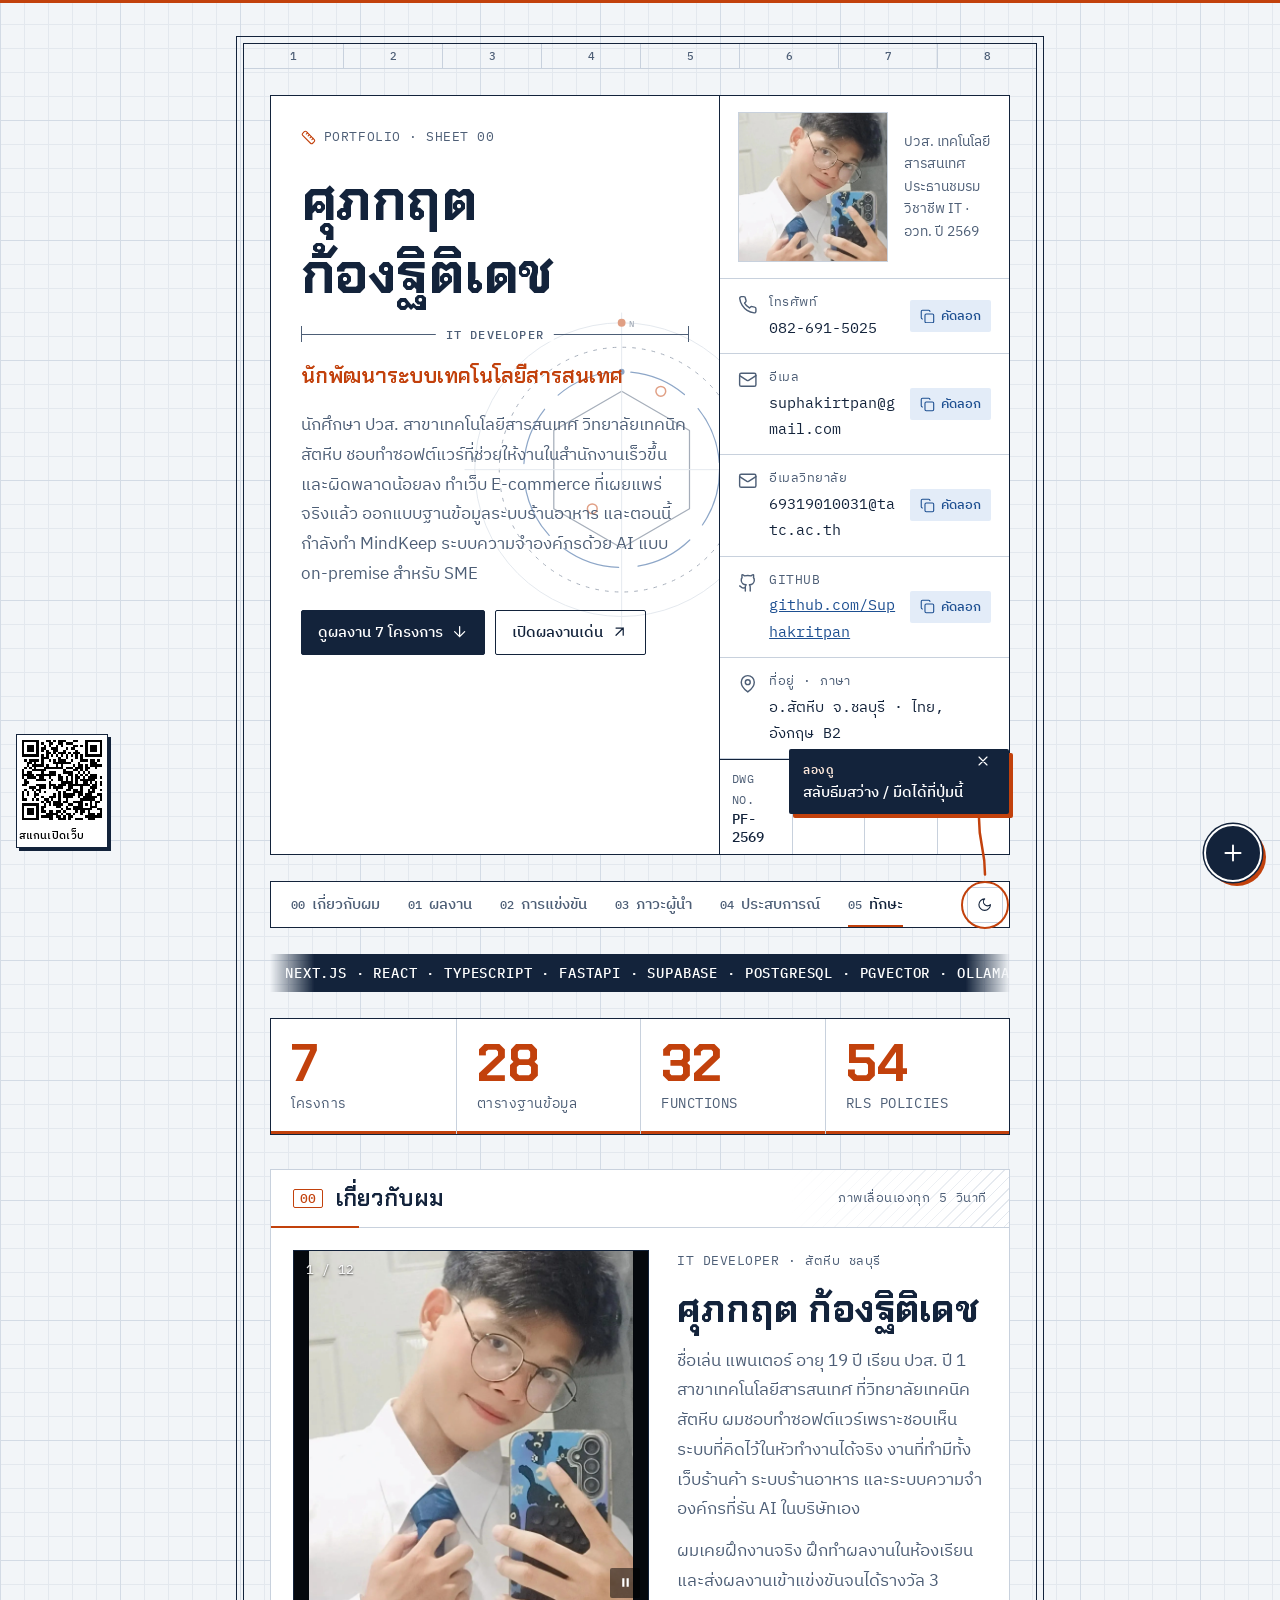
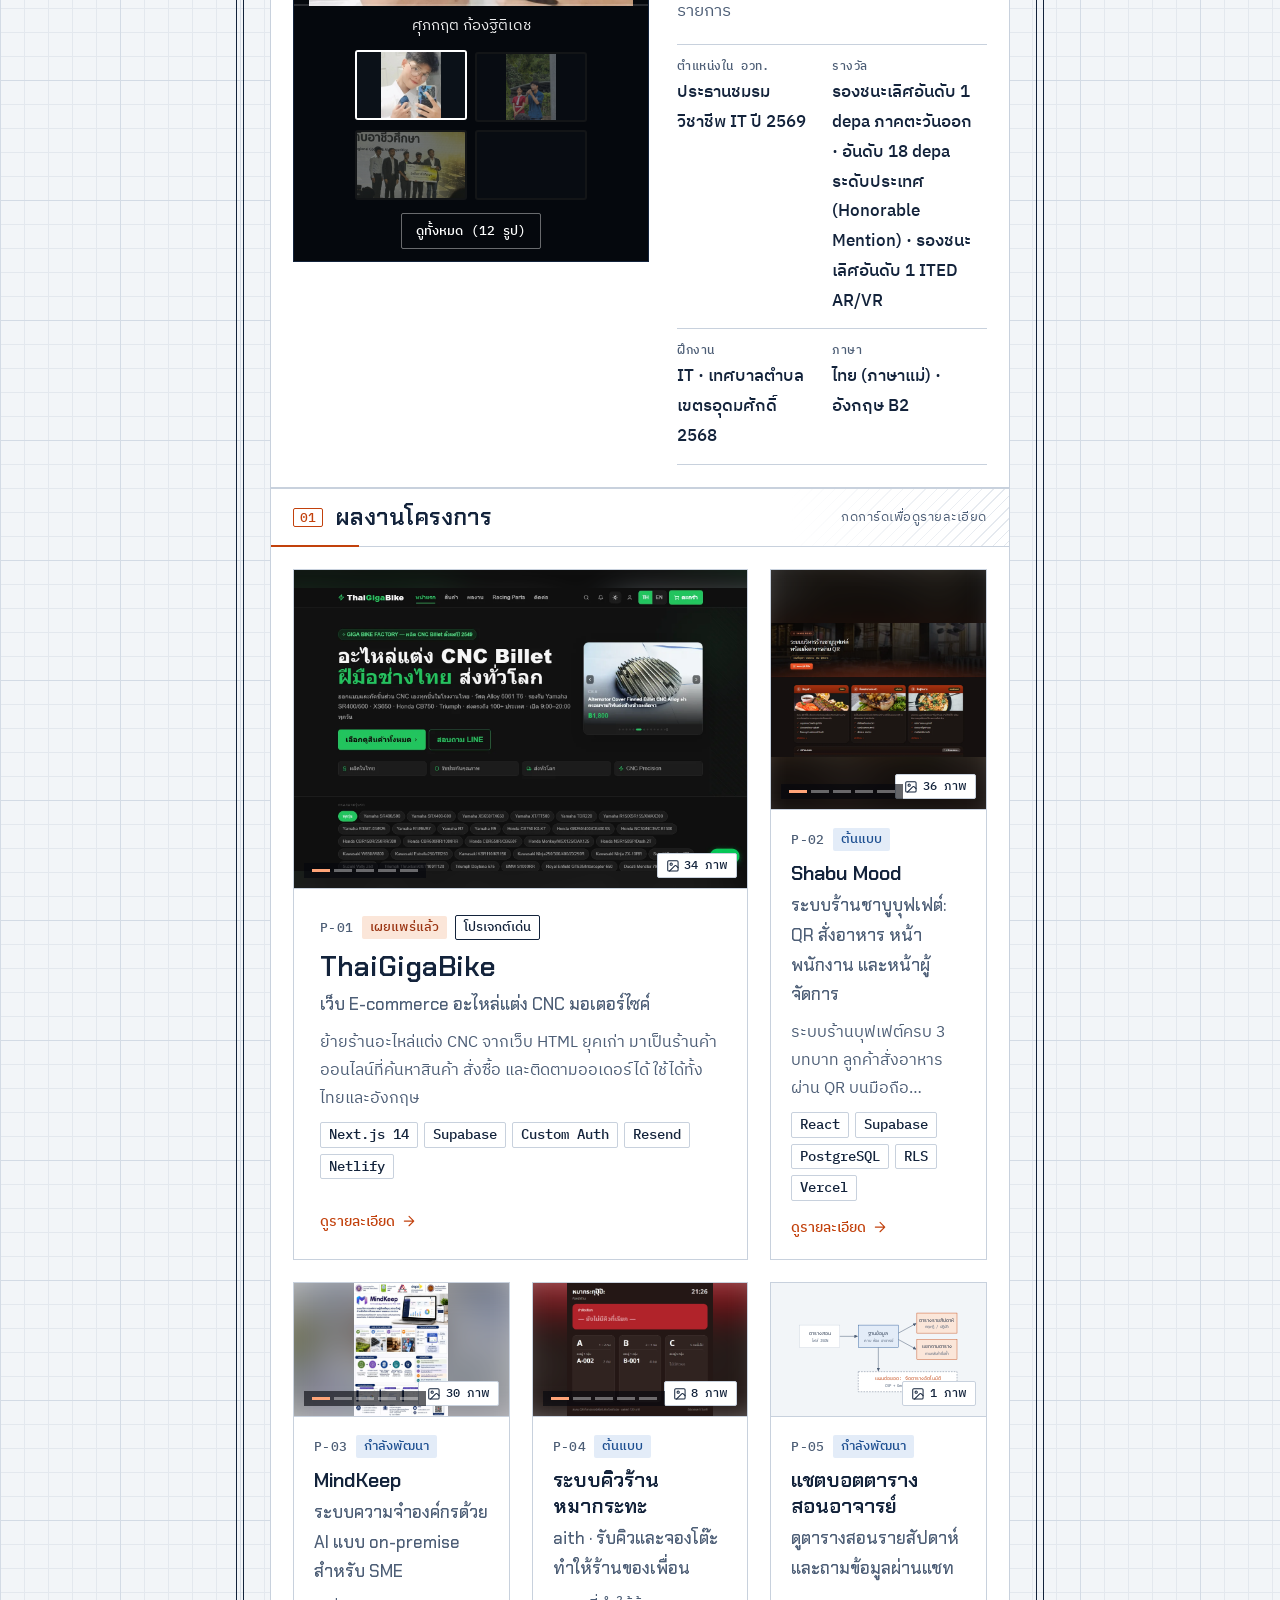
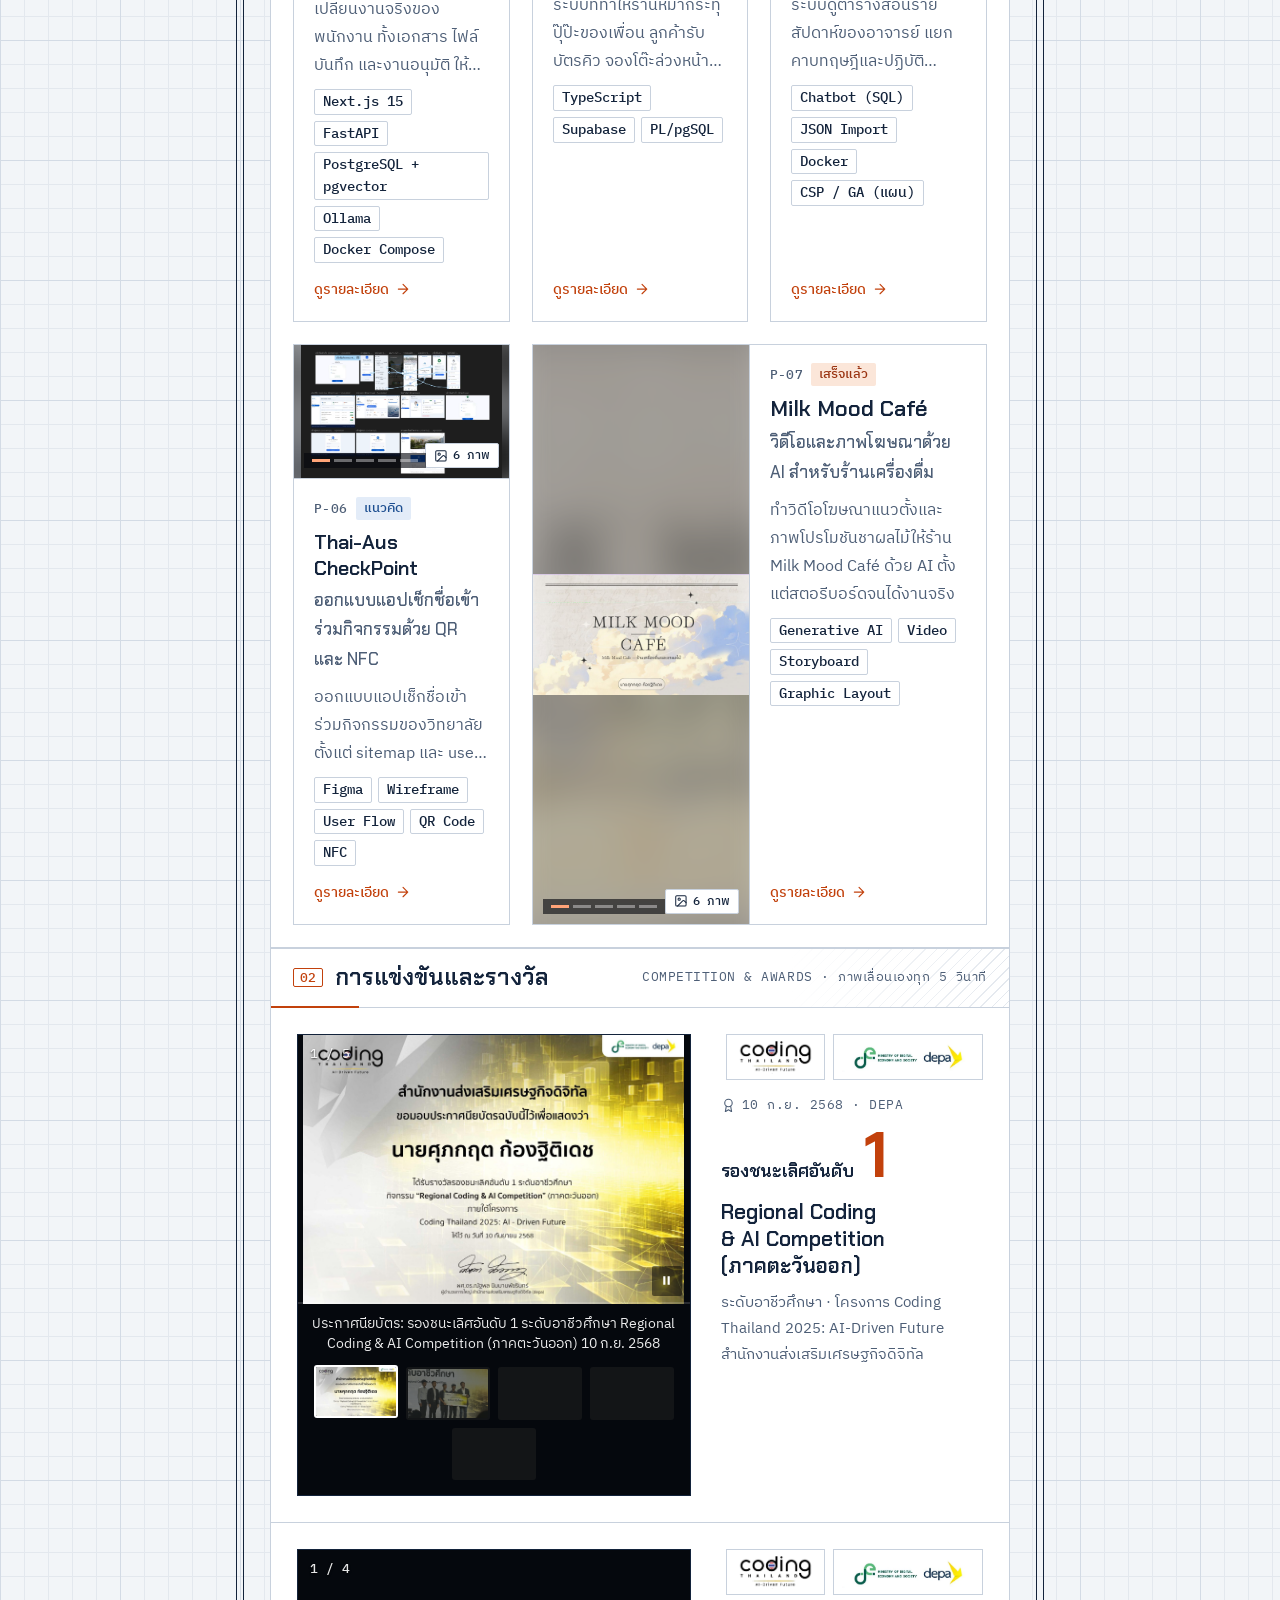
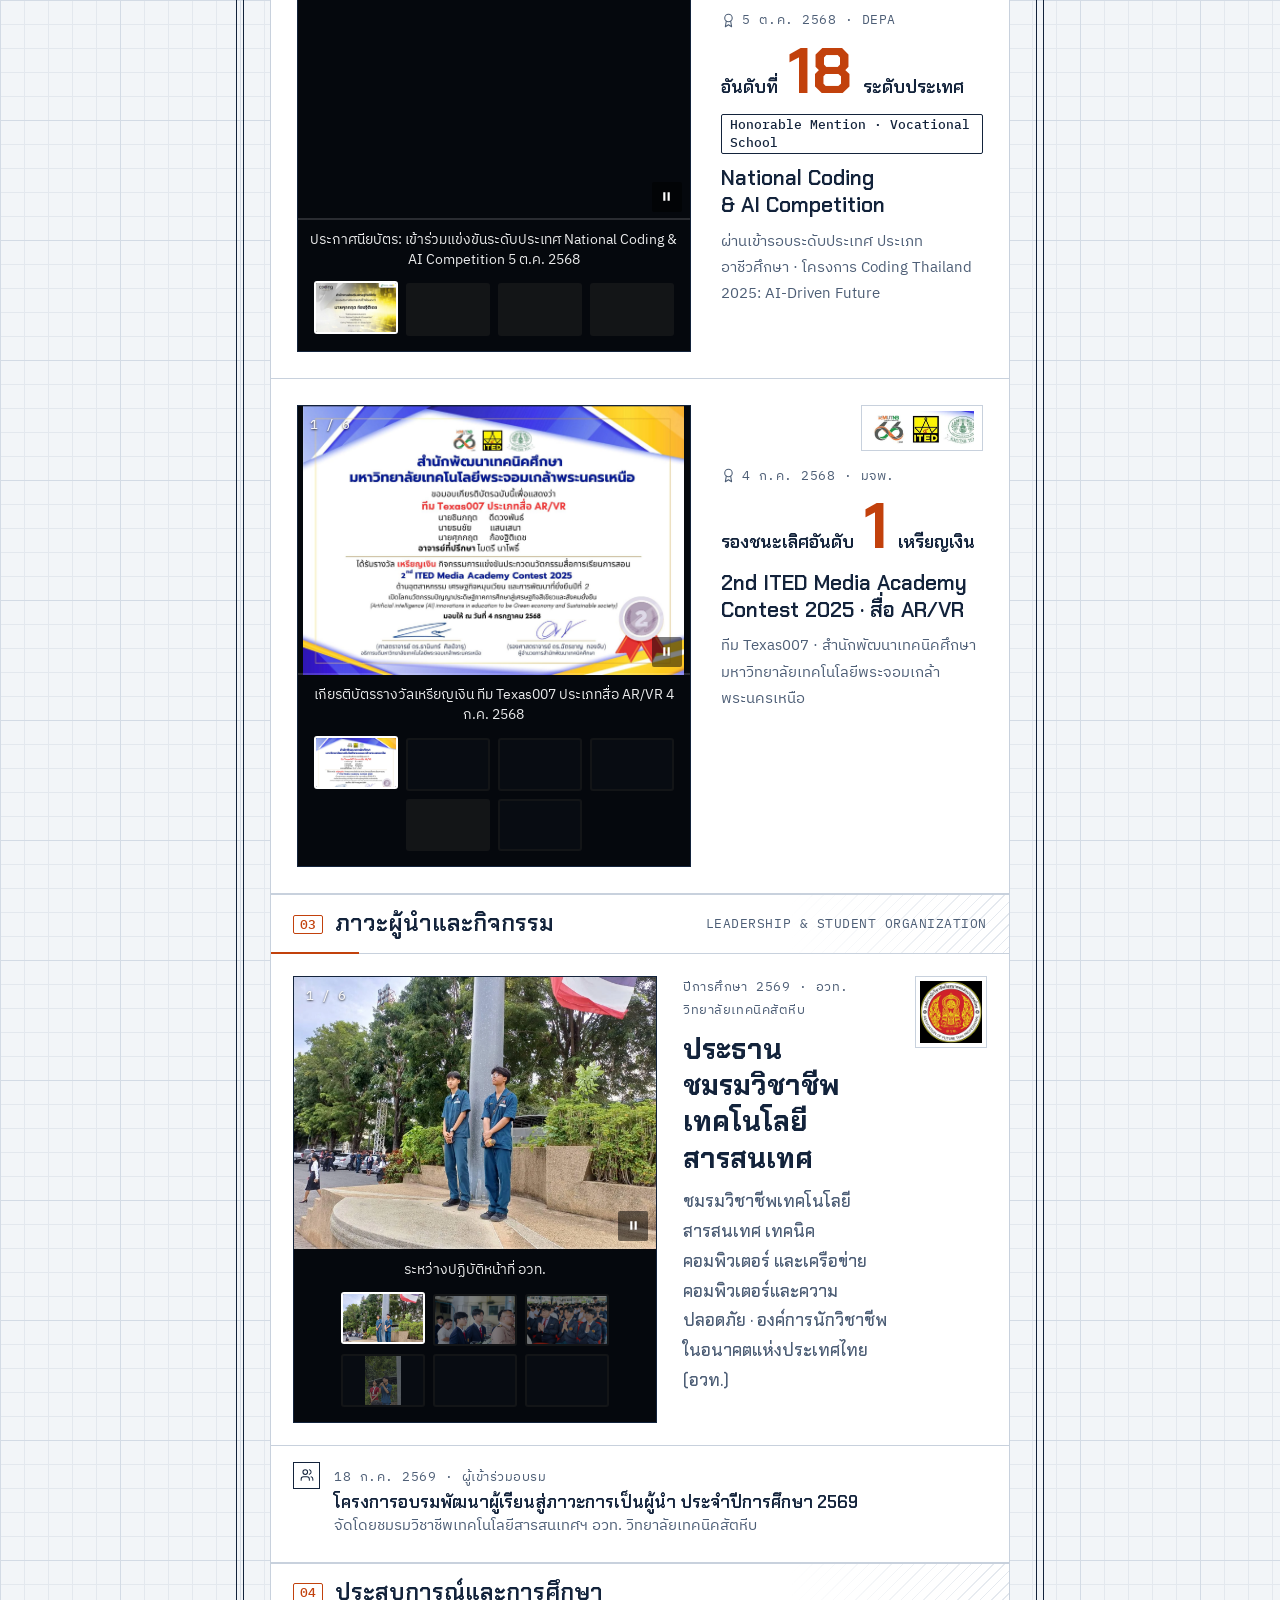
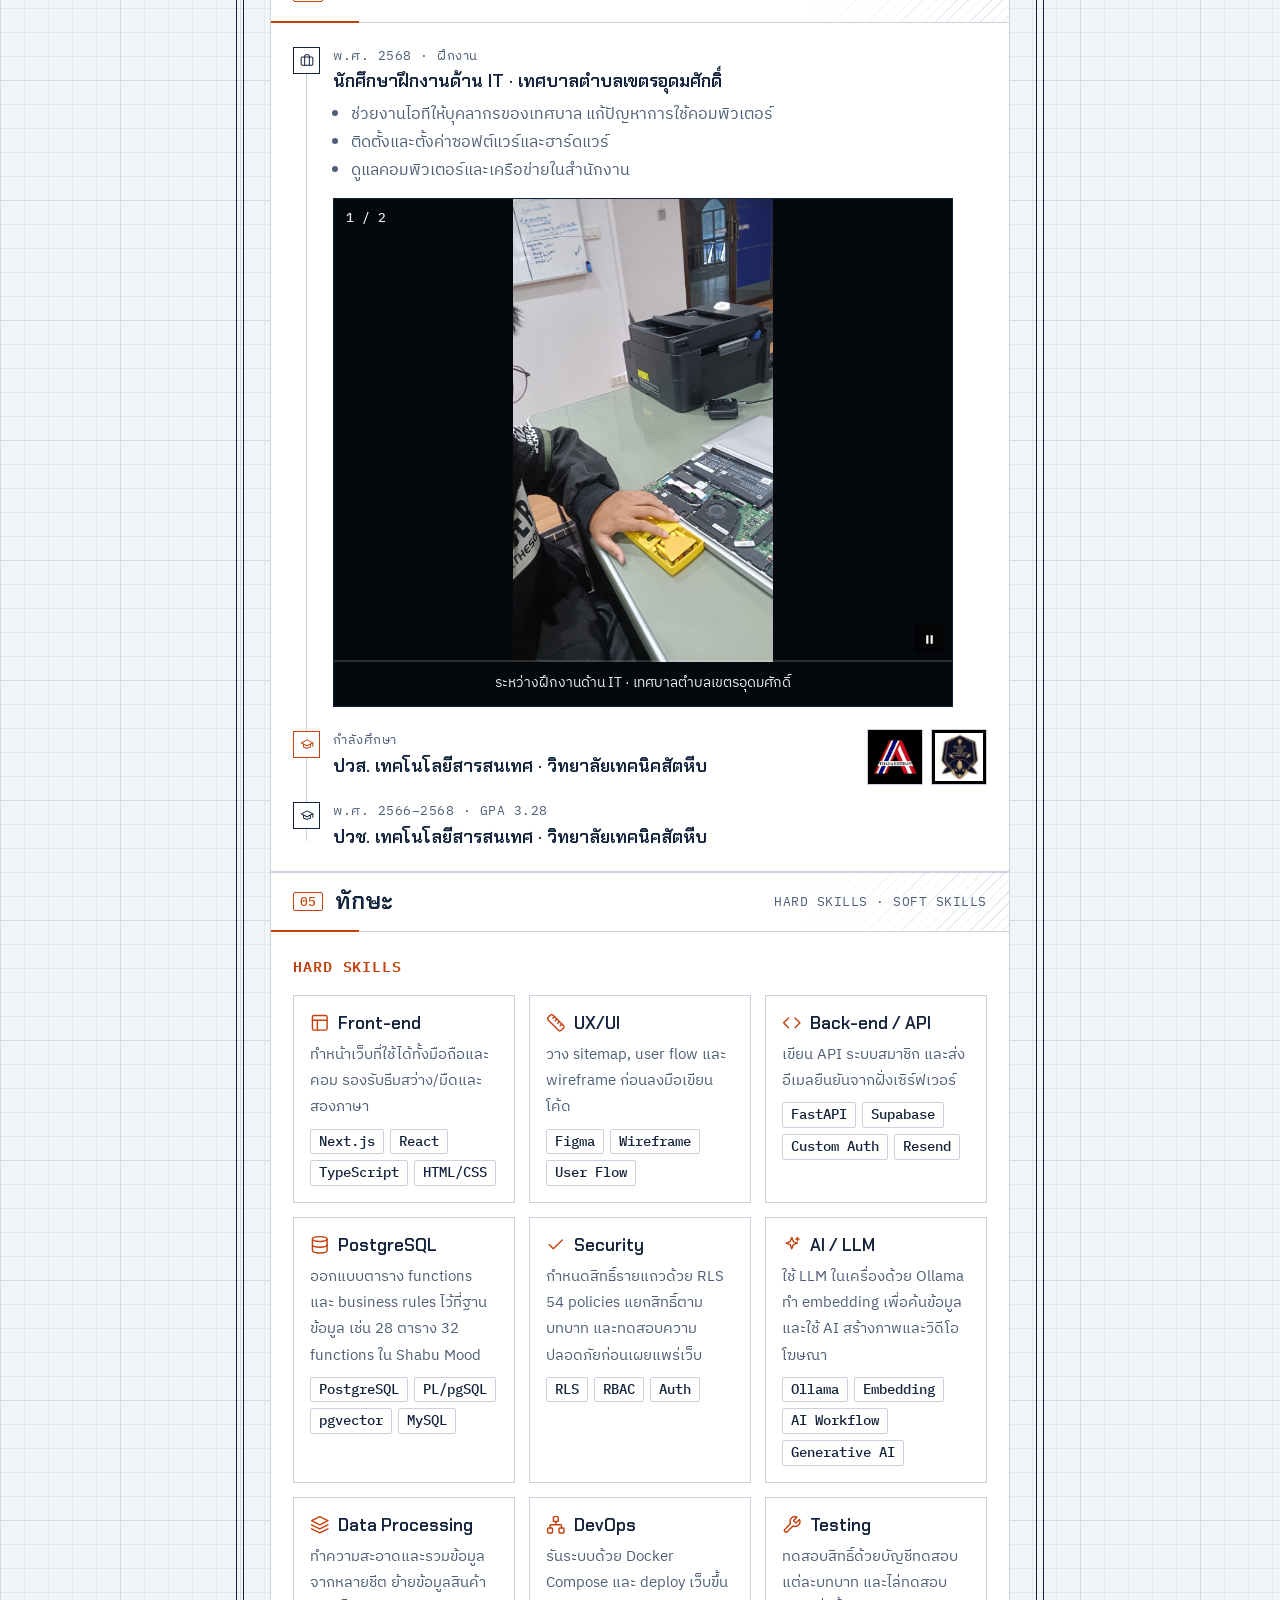
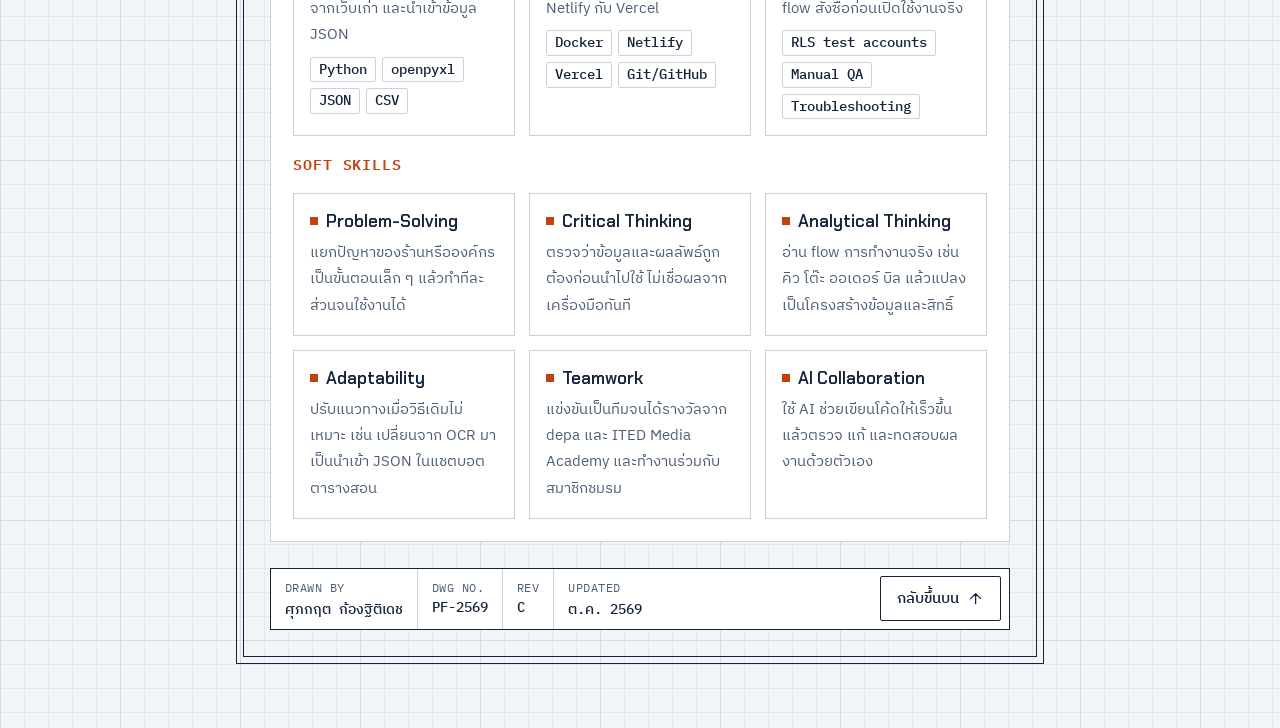
<file: frontend/index.html>
<!doctype html>
<html lang="th">
<meta charset="utf-8">
<meta name="viewport" content="width=device-width,initial-scale=1,viewport-fit=cover">
<meta name="description" content="Portfolio ศุภกฤต ก้องฐิติเดช นักศึกษา ปวส. เทคโนโลยีสารสนเทศ วิทยาลัยเทคนิคสัตหีบ: ผลงาน รางวัล ภาวะผู้นำ และทักษะ">
<title>Portfolio ศุภกฤต</title>
<script>var t='light';try{var s=localStorage.getItem('theme');if(s==='light'||s==='dark')t=s}catch(e){}document.documentElement.dataset.theme=t</script>
<link rel="preconnect" href="https://fonts.googleapis.com">
<link rel="stylesheet" href="https://fonts.googleapis.com/css2?family=Chakra+Petch:wght@500;600;700&family=IBM+Plex+Sans+Thai:wght@400;500;600&family=IBM+Plex+Mono:wght@400;500&display=swap">
<link rel="stylesheet" href="css/base.css">
<link rel="stylesheet" href="css/layout.css">
<link rel="stylesheet" href="css/sections.css">
<link rel="stylesheet" href="css/components.css">
<link rel="stylesheet" href="css/motion.css">
<link rel="stylesheet" href="css/responsive.css">

<svg width="0" height="0" style="position:absolute" aria-hidden="true">
  <defs><marker id="ah" viewBox="0 0 8 8" refX="7" refY="4" markerWidth="7" markerHeight="7" orient="auto-start-reverse"><path class="ah" d="M0 0L8 4L0 8z"/></marker></defs>
  <symbol id="i-phone" viewBox="0 0 24 24"><path d="M22 16.92v3a2 2 0 0 1-2.18 2 19.79 19.79 0 0 1-8.63-3.07 19.5 19.5 0 0 1-6-6 19.79 19.79 0 0 1-3.07-8.67A2 2 0 0 1 4.11 2h3a2 2 0 0 1 2 1.72c.13.96.36 1.9.7 2.81a2 2 0 0 1-.45 2.11L8.09 9.91a16 16 0 0 0 6 6l1.27-1.27a2 2 0 0 1 2.11-.45c.91.34 1.85.57 2.81.7A2 2 0 0 1 22 16.92z"/></symbol>
  <symbol id="i-mail" viewBox="0 0 24 24"><rect width="20" height="16" x="2" y="4" rx="2"/><path d="m22 7-8.97 5.7a1.94 1.94 0 0 1-2.06 0L2 7"/></symbol>
  <symbol id="i-pin" viewBox="0 0 24 24"><path d="M20 10c0 6-8 12-8 12s-8-6-8-12a8 8 0 0 1 16 0Z"/><circle cx="12" cy="10" r="3"/></symbol>
  <symbol id="i-globe" viewBox="0 0 24 24"><circle cx="12" cy="12" r="10"/><path d="M12 2a14.5 14.5 0 0 0 0 20 14.5 14.5 0 0 0 0-20M2 12h20"/></symbol>
  <symbol id="i-github" viewBox="0 0 24 24"><path d="M15 22v-4a4.8 4.8 0 0 0-1-3.5c3 0 6-2 6-5.5.08-1.25-.27-2.48-1-3.5.28-1.15.28-2.35 0-3.5 0 0-1 0-3 1.5-2.64-.5-5.36-.5-8 0C6 2 5 2 5 2c-.3 1.15-.3 2.35 0 3.5A5.4 5.4 0 0 0 4 9c0 3.5 3 5.5 6 5.5-.39.49-.68 1.05-.85 1.65-.17.6-.22 1.23-.15 1.85v4"/><path d="M9 18c-4.51 2-5-2-7-2"/></symbol>
  <symbol id="i-copy" viewBox="0 0 24 24"><rect width="14" height="14" x="8" y="8" rx="2"/><path d="M4 16c-1.1 0-2-.9-2-2V4c0-1.1.9-2 2-2h10c1.1 0 2 .9 2 2"/></symbol>
  <symbol id="i-check" viewBox="0 0 24 24"><path d="M20 6 9 17l-5-5"/></symbol>
  <symbol id="i-x" viewBox="0 0 24 24"><path d="M18 6 6 18M6 6l12 12"/></symbol>
  <symbol id="i-arrow-right" viewBox="0 0 24 24"><path d="M5 12h14M12 5l7 7-7 7"/></symbol>
  <symbol id="i-arrow-down" viewBox="0 0 24 24"><path d="M12 5v14M19 12l-7 7-7-7"/></symbol>
  <symbol id="i-arrow-up" viewBox="0 0 24 24"><path d="m5 12 7-7 7 7M12 19V5"/></symbol>
  <symbol id="i-arrow-ur" viewBox="0 0 24 24"><path d="M7 7h10v10M7 17 17 7"/></symbol>
  <symbol id="i-external" viewBox="0 0 24 24"><path d="M15 3h6v6M10 14 21 3M18 13v6a2 2 0 0 1-2 2H5a2 2 0 0 1-2-2V8a2 2 0 0 1 2-2h6"/></symbol>
  <symbol id="i-chev-l" viewBox="0 0 24 24"><path d="m15 18-6-6 6-6"/></symbol>
  <symbol id="i-chev-r" viewBox="0 0 24 24"><path d="m9 18 6-6-6-6"/></symbol>
  <symbol id="i-award" viewBox="0 0 24 24"><circle cx="12" cy="8" r="6"/><path d="M15.48 12.89 17 22l-5-3-5 3 1.52-9.11"/></symbol>
  <symbol id="i-briefcase" viewBox="0 0 24 24"><rect width="20" height="14" x="2" y="7" rx="2"/><path d="M16 21V5a2 2 0 0 0-2-2h-4a2 2 0 0 0-2 2v16"/></symbol>
  <symbol id="i-grad" viewBox="0 0 24 24"><path d="M22 10 12 5 2 10l10 5 10-5Z"/><path d="M6 12v5c3 3 9 3 12 0v-5M22 10v6"/></symbol>
  <symbol id="i-code" viewBox="0 0 24 24"><path d="m16 18 6-6-6-6M8 6l-6 6 6 6"/></symbol>
  <symbol id="i-db" viewBox="0 0 24 24"><ellipse cx="12" cy="5" rx="9" ry="3"/><path d="M3 5v14a9 3 0 0 0 18 0V5"/><path d="M3 12a9 3 0 0 0 18 0"/></symbol>
  <symbol id="i-wrench" viewBox="0 0 24 24"><path d="M14.7 6.3a1 1 0 0 0 0 1.4l1.6 1.6a1 1 0 0 0 1.4 0l3.77-3.77a6 6 0 0 1-7.94 7.94l-6.91 6.91a2.12 2.12 0 0 1-3-3l6.91-6.91a6 6 0 0 1 7.94-7.94l-3.76 3.76z"/></symbol>
  <symbol id="i-git" viewBox="0 0 24 24"><path d="M6 3v12"/><circle cx="18" cy="6" r="3"/><circle cx="6" cy="18" r="3"/><path d="M18 9a9 9 0 0 1-9 9"/></symbol>
  <symbol id="i-spark" viewBox="0 0 24 24"><path d="M12 3l1.9 5.1L19 10l-5.1 1.9L12 17l-1.9-5.1L5 10l5.1-1.9z"/><path d="M19 3v4M17 5h4"/></symbol>
  <symbol id="i-network" viewBox="0 0 24 24"><rect x="16" y="16" width="6" height="6" rx="1"/><rect x="2" y="16" width="6" height="6" rx="1"/><rect x="9" y="2" width="6" height="6" rx="1"/><path d="M5 16v-3a1 1 0 0 1 1-1h12a1 1 0 0 1 1 1v3M12 12V8"/></symbol>
  <symbol id="i-layout" viewBox="0 0 24 24"><rect width="18" height="18" x="3" y="3" rx="2"/><path d="M3 9h18M9 21V9"/></symbol>
  <symbol id="i-play" viewBox="0 0 24 24"><path d="M7 4v16l13-8z"/></symbol>
  <symbol id="i-image" viewBox="0 0 24 24"><rect width="18" height="18" x="3" y="3" rx="2"/><circle cx="9" cy="9" r="2"/><path d="m21 15-3.09-3.09a2 2 0 0 0-2.82 0L6 21"/></symbol>
  <symbol id="i-alert" viewBox="0 0 24 24"><path d="m21.73 18-8-14a2 2 0 0 0-3.48 0l-8 14A2 2 0 0 0 4 21h16a2 2 0 0 0 1.73-3"/><path d="M12 9v4M12 17h.01"/></symbol>
  <symbol id="i-layers" viewBox="0 0 24 24"><path d="m12 2 10 5-10 5L2 7z"/><path d="m2 17 10 5 10-5M2 12l10 5 10-5"/></symbol>
  <symbol id="i-ruler" viewBox="0 0 24 24"><path d="M21.3 15.3a2.4 2.4 0 0 1 0 3.4l-2.6 2.6a2.4 2.4 0 0 1-3.4 0L2.7 8.7a2.4 2.4 0 0 1 0-3.4l2.6-2.6a2.4 2.4 0 0 1 3.4 0Z"/><path d="m14.5 12.5 2-2M11.5 9.5l2-2M8.5 6.5l2-2M17.5 15.5l2-2"/></symbol>
  <symbol id="i-flag" viewBox="0 0 24 24"><path d="M4 15s1-1 4-1 5 2 8 2 4-1 4-1V3s-1 1-4 1-5-2-8-2-4 1-4 1zM4 22v-7"/></symbol>
  <symbol id="i-route" viewBox="0 0 24 24"><circle cx="6" cy="19" r="3"/><path d="M9 19h8.5a3.5 3.5 0 0 0 0-7h-11a3.5 3.5 0 0 1 0-7H15"/><circle cx="18" cy="5" r="3"/></symbol>
  <symbol id="i-link" viewBox="0 0 24 24"><path d="M10 13a5 5 0 0 0 7.54.54l3-3a5 5 0 0 0-7.07-7.07l-1.72 1.71"/><path d="M14 11a5 5 0 0 0-7.54-.54l-3 3a5 5 0 0 0 7.07 7.07l1.71-1.71"/></symbol>
  <symbol id="i-pause" viewBox="0 0 24 24"><path d="M6 4h4v16H6zM14 4h4v16h-4z" fill="currentColor" stroke="none"/></symbol>
  <symbol id="qr-code" viewBox="0 0 33 33"><path d="M0 0.5h7m3 0h2m1 0h1m1 0h3m3 0h2m3 0h7m-33 1h1m5 0h1m1 0h1m2 0h2m2 0h2m1 0h3m5 0h1m5 0h1m-33 1h1m1 0h3m1 0h1m2 0h1m1 0h1m2 0h1m1 0h1m4 0h2m1 0h1m1 0h1m1 0h3m1 0h1m-33 1h1m1 0h3m1 0h1m1 0h2m2 0h3m3 0h1m1 0h2m4 0h1m1 0h3m1 0h1m-33 1h1m1 0h3m1 0h1m1 0h1m1 0h1m2 0h2m2 0h1m4 0h1m3 0h1m1 0h3m1 0h1m-33 1h1m5 0h1m3 0h2m1 0h1m1 0h3m1 0h1m1 0h3m2 0h1m5 0h1m-33 1h7m1 0h1m1 0h1m1 0h1m1 0h1m1 0h1m1 0h1m1 0h1m1 0h1m1 0h1m1 0h7m-25 1h3m4 0h1m2 0h1m3 0h1m1 0h1m-24 1h1m1 0h4m1 0h1m2 0h1m1 0h1m1 0h3m2 0h1m3 0h3m1 0h2m1 0h1m-30 1h2m1 0h1m2 0h1m4 0h7m3 0h1m4 0h3m-29 1h1m1 0h5m1 0h1m3 0h1m1 0h1m4 0h1m1 0h2m1 0h1m1 0h5m-32 1h1m1 0h1m1 0h1m3 0h8m1 0h3m1 0h3m1 0h2m2 0h1m-31 1h1m3 0h6m7 0h1m3 0h2m1 0h1m1 0h1m-27 1h1m1 0h2m4 0h1m2 0h3m3 0h4m2 0h1m1 0h1m1 0h1m-28 1h5m1 0h8m1 0h1m3 0h2m1 0h1m1 0h1m1 0h1m1 0h3m-31 1h1m1 0h4m1 0h2m2 0h1m3 0h2m1 0h1m1 0h1m1 0h2m1 0h1m1 0h4m1 0h1m-32 1h1m4 0h4m2 0h1m2 0h2m1 0h1m1 0h1m1 0h1m1 0h6m-29 1h2m8 0h1m4 0h5m1 0h1m2 0h2m1 0h1m1 0h1m1 0h1m-33 1h2m4 0h4m1 0h3m1 0h3m1 0h9m1 0h2m1 0h1m-30 1h3m1 0h3m1 0h1m1 0h4m2 0h2m3 0h1m3 0h3m-30 1h1m2 0h1m1 0h2m6 0h1m3 0h2m1 0h2m1 0h1m2 0h1m1 0h1m2 0h1m-33 1h1m1 0h1m2 0h1m1 0h1m1 0h1m5 0h1m1 0h1m3 0h4m2 0h3m-30 1h1m1 0h1m2 0h2m6 0h1m1 0h1m1 0h5m1 0h2m1 0h3m2 0h2m-33 1h1m4 0h1m2 0h1m2 0h3m1 0h1m1 0h4m2 0h1m1 0h6m1 0h1m-33 1h2m2 0h1m1 0h1m2 0h2m1 0h1m2 0h1m2 0h1m5 0h6m2 0h1m-25 1h1m1 0h2m1 0h3m1 0h2m2 0h4m3 0h1m1 0h2m-32 1h7m2 0h1m1 0h1m1 0h4m2 0h2m2 0h2m1 0h1m1 0h1m1 0h1m-31 1h1m5 0h1m1 0h2m4 0h2m2 0h1m2 0h4m3 0h3m-31 1h1m1 0h3m1 0h1m1 0h1m7 0h1m1 0h2m1 0h8m2 0h2m-33 1h1m1 0h3m1 0h1m1 0h2m1 0h2m1 0h2m1 0h1m4 0h1m1 0h2m1 0h1m4 0h1m-33 1h1m1 0h3m1 0h1m3 0h5m1 0h1m1 0h2m1 0h1m2 0h1m2 0h3m1 0h2m-33 1h1m5 0h1m1 0h5m1 0h2m1 0h1m1 0h2m5 0h7m-33 1h7m4 0h2m2 0h3m1 0h1m2 0h3m2 0h3" stroke="#000" fill="none" shape-rendering="crispEdges"/></symbol>
  <symbol id="i-sun" viewBox="0 0 24 24"><circle cx="12" cy="12" r="4"/><path d="M12 2v2M12 20v2M4.93 4.93l1.41 1.41M17.66 17.66l1.41 1.41M2 12h2M20 12h2M6.34 17.66l-1.41 1.41M19.07 4.93l-1.41 1.41"/></symbol>
  <symbol id="i-moon" viewBox="0 0 24 24"><path d="M12 3a6 6 0 0 0 9 9 9 9 0 1 1-9-9Z"/></symbol>
  <symbol id="i-plus"viewBox="0 0 24 24"><path d="M12 5v14M5 12h14"/></symbol>
  <symbol id="i-users" viewBox="0 0 24 24"><path d="M16 21v-2a4 4 0 0 0-4-4H6a4 4 0 0 0-4 4v2"/><circle cx="9" cy="7" r="4"/><path d="M22 21v-2a4 4 0 0 0-3-3.87M16 3.13a4 4 0 0 1 0 7.75"/></symbol>
</svg>

<a class="skip" href="#main">ข้ามไปที่เนื้อหา</a>
<div class="wrap"><div class="frame">

  <div class="zones" aria-hidden="true"><span style="--z:0">1</span><span style="--z:1">2</span><span style="--z:2">3</span><span style="--z:3">4</span><span style="--z:4">5</span><span style="--z:5">6</span><span style="--z:6">7</span><span style="--z:7">8</span></div>

  <header class="tb">
    <div class="tb-main">
      <div class="mg" aria-hidden="true"><svg viewBox="0 0 320 320">
        <circle class="c1" cx="160" cy="160" r="150"/><circle class="c2" cx="160" cy="160" r="125"/><circle class="c3" cx="160" cy="160" r="100"/>
        <path class="hex" d="M160 80l69.3 40v80L160 240l-69.3-40v-80z"/>
        <path class="xh" d="M160 0v320M0 160h320"/>
        <path class="trace" d="M40 250h60l30-50h50l30 40h70M130 200V120h40l30-40h60"/>
        <circle class="pt" cx="130" cy="200" r="5"/><circle class="pt" style="animation-delay:.8s" cx="200" cy="80" r="5"/><circle class="pt" style="animation-delay:1.6s" cx="270" cy="240" r="5"/>
        <g class="orb"><circle cx="160" cy="10" r="4"/></g><g class="orb orb2"><circle cx="160" cy="60" r="3"/></g>
        <text x="168" y="14">N</text><text x="6" y="152">W</text>
      </svg></div>
      <span class="eyebrow label boot"><svg class="i"><use href="#i-ruler"/></svg>Portfolio · Sheet 00</span>
      <h1>ศุภกฤต ก้องฐิติเดช</h1>
      <div class="dim boot" style="--d:2"><span>IT DEVELOPER</span></div>
      <div class="role boot" style="--d:3">นักพัฒนาระบบเทคโนโลยีสารสนเทศ</div>
      <p class="about boot" style="--d:4">นักศึกษา ปวส. สาขาเทคโนโลยีสารสนเทศ วิทยาลัยเทคนิคสัตหีบ ชอบทำซอฟต์แวร์ที่ช่วยให้งานในสำนักงานเร็วขึ้นและผิดพลาดน้อยลง ทำเว็บ E-commerce ที่เผยแพร่จริงแล้ว ออกแบบฐานข้อมูลระบบร้านอาหาร และตอนนี้กำลังทำ MindKeep ระบบความจำองค์กรด้วย AI แบบ on-premise สำหรับ SME</p>
      <div class="cta boot" style="--d:5">
        <a class="btn btn-primary" href="#projects">ดูผลงาน 7 โครงการ<svg class="i"><use href="#i-arrow-down"/></svg></a>
        <button class="btn btn-ghost" type="button" id="open-latest">เปิดผลงานเด่น<svg class="i"><use href="#i-arrow-ur"/></svg></button>
      </div>
    </div>
    <div class="tb-side">
      <div class="tb-photo boot" style="--d:1">
        <button class="zoom" type="button" data-set="me" data-k="0" aria-label="ขยายภาพ: ศุภกฤต ก้องฐิติเดช"><img src="media/profile.jpg" alt="ศุภกฤต ก้องฐิติเดช"></button>
        <p>ปวส. เทคโนโลยีสารสนเทศ<br>ประธานชมรมวิชาชีพ IT · อวท. ปี 2569</p>
      </div>
      <div class="cell boot" style="--d:2"><svg class="i"><use href="#i-phone"/></svg>
        <div class="cell-txt"><span class="label">โทรศัพท์</span><span class="val" id="tel">082-691-5025</span></div>
        <button type="button" class="copy" id="copy-tel" data-target="tel"><svg class="i"><use href="#i-copy"/></svg><span>คัดลอก</span></button></div>
      <div class="cell boot" style="--d:3"><svg class="i"><use href="#i-mail"/></svg>
        <div class="cell-txt"><span class="label">อีเมล</span><span class="val" id="mail">suphakirtpan@gmail.com</span></div>
        <button type="button" class="copy" id="copy-mail" data-target="mail"><svg class="i"><use href="#i-copy"/></svg><span>คัดลอก</span></button></div>
      <div class="cell boot" style="--d:3"><svg class="i"><use href="#i-mail"/></svg>
        <div class="cell-txt"><span class="label">อีเมลวิทยาลัย</span><span class="val" id="mail2">69319010031@tatc.ac.th</span></div>
        <button type="button" class="copy" id="copy-mail2" data-target="mail2"><svg class="i"><use href="#i-copy"/></svg><span>คัดลอก</span></button></div>
      <div class="cell boot" style="--d:4"><svg class="i"><use href="#i-github"/></svg>
        <div class="cell-txt"><span class="label">GitHub</span><a class="val" id="gh" href="https://github.com/Suphakritpan" target="_blank" rel="noopener">github.com/Suphakritpan</a></div>
        <button type="button" class="copy" id="copy-gh" data-target="gh"><svg class="i"><use href="#i-copy"/></svg><span>คัดลอก</span></button></div>
      <div class="cell boot" style="--d:5"><svg class="i"><use href="#i-pin"/></svg>
        <div class="cell-txt"><span class="label">ที่อยู่ · ภาษา</span><span class="val">อ.สัตหีบ จ.ชลบุรี · ไทย, อังกฤษ B2</span></div></div>
      <div class="dwg boot" style="--d:6">
        <div><span class="label">DWG NO.</span><b>PF-2569</b></div>
        <div><span class="label">REV</span><b>C</b></div>
        <div><span class="label">SCALE</span><b>1:1</b></div>
        <div><span class="label">DATE</span><b>10/2569</b></div>
      </div>
      <span class="vh" id="copy-status" aria-live="polite"></span>
    </div>
  </header>

  <nav class="snav" aria-label="สารบัญ">
    <ol>
      <li><a href="#me"><b>00</b>เกี่ยวกับผม</a></li>
      <li><a href="#projects"><b>01</b>ผลงาน</a></li>
      <li><a href="#awards"><b>02</b>การแข่งขัน</a></li>
      <li><a href="#leadership"><b>03</b>ภาวะผู้นำ</a></li>
      <li><a href="#experience"><b>04</b>ประสบการณ์</a></li>
      <li><a href="#skills"><b>05</b>ทักษะ</a></li>
    </ol>
    <button type="button" class="ibtn theme-btn" id="theme-btn" aria-label="สลับธีมสว่าง/มืด" title="สลับธีมสว่าง/มืด"><svg class="i"><use href="#i-moon"/></svg></button>
  </nav>

  <div class="tape" aria-hidden="true"><div class="tape-track"><span>Next.js · React · TypeScript · FastAPI · Supabase · PostgreSQL · pgvector · Ollama · Docker · Figma · Python · Vercel</span></div></div>

  <div class="stats" role="list">
    <div class="stat" role="listitem"><b data-to="7">0</b><span class="label">โครงการ</span></div>
    <div class="stat" role="listitem"><b data-to="28">0</b><span class="label">ตารางฐานข้อมูล</span></div>
    <div class="stat" role="listitem"><b data-to="32">0</b><span class="label">Functions</span></div>
    <div class="stat" role="listitem"><b data-to="54">0</b><span class="label">RLS policies</span></div>
  </div>

  <main id="main">
  <section class="sheet" id="me">
    <div class="sh"><span class="sno">00</span><h2>เกี่ยวกับผม</h2><span class="label">ภาพเลื่อนเองทุก 5 วินาที</span></div>
    <div class="me">
      <div class="pmg" data-gal="me"></div>
      <div class="me-txt">
        <span class="label">IT Developer · สัตหีบ ชลบุรี</span>
        <h3>ศุภกฤต ก้องฐิติเดช</h3>
        <p>ชื่อเล่น แพนเตอร์ อายุ 19 ปี เรียน ปวส. ปี 1 สาขาเทคโนโลยีสารสนเทศ ที่วิทยาลัยเทคนิคสัตหีบ ผมชอบทำซอฟต์แวร์เพราะชอบเห็นระบบที่คิดไว้ในหัวทำงานได้จริง งานที่ทำมีทั้งเว็บร้านค้า ระบบร้านอาหาร และระบบความจำองค์กรที่รัน AI ในบริษัทเอง</p>
        <p>ผมเคยฝึกงานจริง ฝึกทำผลงานในห้องเรียน และส่งผลงานเข้าแข่งขันจนได้รางวัล 3 รายการ</p>
        <dl class="facts">
          <div><dt>ตำแหน่งใน อวท.</dt><dd>ประธานชมรมวิชาชีพ IT ปี 2569</dd></div>
          <div><dt>รางวัล</dt><dd>รองชนะเลิศอันดับ 1 depa ภาคตะวันออก · อันดับ 18 depa ระดับประเทศ (Honorable Mention) · รองชนะเลิศอันดับ 1 ITED AR/VR</dd></div>
          <div><dt>ฝึกงาน</dt><dd>IT · เทศบาลตำบลเขตรอุดมศักดิ์ 2568</dd></div>
          <div><dt>ภาษา</dt><dd>ไทย (ภาษาแม่) · อังกฤษ B2</dd></div>
        </dl>
      </div>
    </div>
  </section>

  <section class="sheet" id="projects">
    <div class="sh"><span class="sno">01</span><h2>ผลงานโครงการ</h2><span class="label">กดการ์ดเพื่อดูรายละเอียด</span></div>
    <div class="cards" id="cards"></div>
  </section>

  <section class="sheet" id="awards">
    <div class="sh"><span class="sno">02</span><h2>การแข่งขันและรางวัล</h2><span class="label">Competition &amp; Awards · ภาพเลื่อนเองทุก 5 วินาที</span></div>
    <div class="awards">
      <div class="award reveal">
        <div class="pmg compact" data-gal="depaReg"></div>
        <div class="award-info">
          <div class="award-logos"><img src="media/logos/coding-thailand.webp" alt="Coding Thailand"><img src="media/logos/mdes-depa.webp" alt="MDES และ depa"></div>
          <span class="label"><svg class="i"><use href="#i-award"/></svg>10 ก.ย. 2568 · depa</span>
          <div class="rank"><span>รองชนะเลิศอันดับ</span><b>1</b></div>
          <h3>Regional Coding &amp; AI Competition (ภาคตะวันออก)</h3>
          <p>ระดับอาชีวศึกษา · โครงการ Coding Thailand 2025: AI-Driven Future สำนักงานส่งเสริมเศรษฐกิจดิจิทัล</p></div></div>
      <div class="award reveal">
        <div class="pmg compact" data-gal="depaNat"></div>
        <div class="award-info">
          <div class="award-logos"><img src="media/logos/coding-thailand.webp" alt="Coding Thailand"><img src="media/logos/mdes-depa.webp" alt="MDES และ depa"></div>
          <span class="label"><svg class="i"><use href="#i-award"/></svg>5 ต.ค. 2568 · depa</span>
          <div class="rank"><span>อันดับที่</span><b>18</b><span>ระดับประเทศ</span></div>
          <span class="status s-star">Honorable Mention · Vocational School</span>
          <h3>National Coding &amp; AI Competition</h3>
          <p>ผ่านเข้ารอบระดับประเทศ ประเภทอาชีวศึกษา · โครงการ Coding Thailand 2025: AI-Driven Future</p></div></div>
      <div class="award reveal">
        <div class="pmg compact" data-gal="arvr"></div>
        <div class="award-info">
          <div class="award-logos"><img src="media/logos/kmutnb-ited.webp" alt="KMUTNB, ITED และ KMUTNB TEA"></div>
          <span class="label"><svg class="i"><use href="#i-award"/></svg>4 ก.ค. 2568 · มจพ.</span>
          <div class="rank"><span>รองชนะเลิศอันดับ</span><b>1</b><span>เหรียญเงิน</span></div>
          <h3>2nd ITED Media Academy Contest 2025 · สื่อ AR/VR</h3>
          <p>ทีม Texas007 · สำนักพัฒนาเทคนิคศึกษา มหาวิทยาลัยเทคโนโลยีพระจอมเกล้าพระนครเหนือ</p></div></div>
    </div>
  </section>

  <section class="sheet" id="leadership">
    <div class="sh"><span class="sno">03</span><h2>ภาวะผู้นำและกิจกรรม</h2><span class="label">Leadership &amp; Student Organization</span></div>
    <div class="lead">
      <div class="lead-photos"><div class="pmg compact" data-gal="speak"></div></div>
      <div class="lead-main">
        <img class="org-logo" src="media/logos/vec.webp" alt="ตราองค์การนักวิชาชีพในอนาคตแห่งประเทศไทย (อวท.)">
        <span class="label">ปีการศึกษา 2569 · อวท. วิทยาลัยเทคนิคสัตหีบ</span>
        <h3>ประธานชมรมวิชาชีพเทคโนโลยีสารสนเทศ</h3>
        <p class="sub">ชมรมวิชาชีพเทคโนโลยีสารสนเทศ เทคนิคคอมพิวเตอร์ และเครือข่ายคอมพิวเตอร์และความปลอดภัย · องค์การนักวิชาชีพในอนาคตแห่งประเทศไทย (อวท.)</p>
      </div>
    </div>
    <div class="train reveal"><span class="node"><svg class="i"><use href="#i-users"/></svg></span>
      <div><span class="label">18 ก.ค. 2569 · ผู้เข้าร่วมอบรม</span>
        <h3>โครงการอบรมพัฒนาผู้เรียนสู่ภาวะการเป็นผู้นำ ประจำปีการศึกษา 2569</h3>
        <p>จัดโดยชมรมวิชาชีพเทคโนโลยีสารสนเทศฯ อวท. วิทยาลัยเทคนิคสัตหีบ</p></div></div>
  </section>

    <section class="sheet" id="experience">
      <div class="sh"><span class="sno">04</span><h2>ประสบการณ์และการศึกษา</h2></div>
      <div class="sb">
        <div class="tl">
          <div class="tli reveal"><span class="node"><svg class="i"><use href="#i-briefcase"/></svg></span>
            <span class="label">พ.ศ. 2568 · ฝึกงาน</span>
            <h3>นักศึกษาฝึกงานด้าน IT · เทศบาลตำบลเขตรอุดมศักดิ์</h3>
            <ul>
              <li>ช่วยงานไอทีให้บุคลากรของเทศบาล แก้ปัญหาการใช้คอมพิวเตอร์</li>
              <li>ติดตั้งและตั้งค่าซอฟต์แวร์และฮาร์ดแวร์</li>
              <li>ดูแลคอมพิวเตอร์และเครือข่ายในสำนักงาน</li>
            </ul>
            <div class="pmg compact tl-g" data-gal="intern" data-thumbs="0"></div></div>
          <div class="tli reveal now"><span class="node"><svg class="i"><use href="#i-grad"/></svg></span>
            <span class="label">กำลังศึกษา</span>
            <h3>ปวส. เทคโนโลยีสารสนเทศ · วิทยาลัยเทคนิคสัตหีบ</h3>
            <div class="edu-logos"><img src="media/logos/college.webp" alt="ตราวิทยาลัยเทคนิคสัตหีบ (Thai-Austrian)"><img src="media/logos/it-dept.webp" alt="ตราแผนกเทคโนโลยีสารสนเทศ"></div></div>
          <div class="tli reveal"><span class="node"><svg class="i"><use href="#i-grad"/></svg></span>
            <span class="label">พ.ศ. 2566–2568 · GPA 3.28</span>
            <h3>ปวช. เทคโนโลยีสารสนเทศ · วิทยาลัยเทคนิคสัตหีบ</h3></div>
        </div>
      </div>
    </section>


  <section class="sheet" id="skills">
    <div class="sh"><span class="sno">05</span><h2>ทักษะ</h2><span class="label">Hard skills · Soft skills</span></div>
    <div class="sb skillwrap">
      <h3 class="sk-group">Hard Skills</h3>
      <div class="skgrid">
        <div class="sk reveal"><h4><svg class="i"><use href="#i-layout"/></svg>Front-end</h4><p>ทำหน้าเว็บที่ใช้ได้ทั้งมือถือและคอม รองรับธีมสว่าง/มืดและสองภาษา</p><div class="tags"><span class="tag">Next.js</span><span class="tag">React</span><span class="tag">TypeScript</span><span class="tag">HTML/CSS</span></div></div>
        <div class="sk reveal"><h4><svg class="i"><use href="#i-ruler"/></svg>UX/UI</h4><p>วาง sitemap, user flow และ wireframe ก่อนลงมือเขียนโค้ด</p><div class="tags"><span class="tag">Figma</span><span class="tag">Wireframe</span><span class="tag">User Flow</span></div></div>
        <div class="sk reveal"><h4><svg class="i"><use href="#i-code"/></svg>Back-end / API</h4><p>เขียน API ระบบสมาชิก และส่งอีเมลยืนยันจากฝั่งเซิร์ฟเวอร์</p><div class="tags"><span class="tag">FastAPI</span><span class="tag">Supabase</span><span class="tag">Custom Auth</span><span class="tag">Resend</span></div></div>
        <div class="sk reveal"><h4><svg class="i"><use href="#i-db"/></svg>PostgreSQL</h4><p>ออกแบบตาราง functions และ business rules ไว้ที่ฐานข้อมูล เช่น 28 ตาราง 32 functions ใน Shabu Mood</p><div class="tags"><span class="tag">PostgreSQL</span><span class="tag">PL/pgSQL</span><span class="tag">pgvector</span><span class="tag">MySQL</span></div></div>
        <div class="sk reveal"><h4><svg class="i"><use href="#i-check"/></svg>Security</h4><p>กำหนดสิทธิ์รายแถวด้วย RLS 54 policies แยกสิทธิ์ตามบทบาท และทดสอบความปลอดภัยก่อนเผยแพร่เว็บ</p><div class="tags"><span class="tag">RLS</span><span class="tag">RBAC</span><span class="tag">Auth</span></div></div>
        <div class="sk reveal"><h4><svg class="i"><use href="#i-spark"/></svg>AI / LLM</h4><p>ใช้ LLM ในเครื่องด้วย Ollama ทำ embedding เพื่อค้นข้อมูล และใช้ AI สร้างภาพและวิดีโอโฆษณา</p><div class="tags"><span class="tag">Ollama</span><span class="tag">Embedding</span><span class="tag">AI Workflow</span><span class="tag">Generative AI</span></div></div>
        <div class="sk reveal"><h4><svg class="i"><use href="#i-layers"/></svg>Data Processing</h4><p>ทำความสะอาดและรวมข้อมูลจากหลายชีต ย้ายข้อมูลสินค้าจากเว็บเก่า และนำเข้าข้อมูล JSON</p><div class="tags"><span class="tag">Python</span><span class="tag">openpyxl</span><span class="tag">JSON</span><span class="tag">CSV</span></div></div>
        <div class="sk reveal"><h4><svg class="i"><use href="#i-network"/></svg>DevOps</h4><p>รันระบบด้วย Docker Compose และ deploy เว็บขึ้น Netlify กับ Vercel</p><div class="tags"><span class="tag">Docker</span><span class="tag">Netlify</span><span class="tag">Vercel</span><span class="tag">Git/GitHub</span></div></div>
        <div class="sk reveal"><h4><svg class="i"><use href="#i-wrench"/></svg>Testing</h4><p>ทดสอบสิทธิ์ด้วยบัญชีทดสอบแต่ละบทบาท และไล่ทดสอบ flow สั่งซื้อก่อนเปิดใช้งานจริง</p><div class="tags"><span class="tag">RLS test accounts</span><span class="tag">Manual QA</span><span class="tag">Troubleshooting</span></div></div>
      </div>
      <h3 class="sk-group">Soft Skills</h3>
      <div class="skgrid soft">
        <div class="sk reveal"><h4>Problem-Solving</h4><p>แยกปัญหาของร้านหรือองค์กรเป็นขั้นตอนเล็ก ๆ แล้วทำทีละส่วนจนใช้งานได้</p></div>
        <div class="sk reveal"><h4>Critical Thinking</h4><p>ตรวจว่าข้อมูลและผลลัพธ์ถูกต้องก่อนนำไปใช้ ไม่เชื่อผลจากเครื่องมือทันที</p></div>
        <div class="sk reveal"><h4>Analytical Thinking</h4><p>อ่าน flow การทำงานจริง เช่น คิว โต๊ะ ออเดอร์ บิล แล้วแปลงเป็นโครงสร้างข้อมูลและสิทธิ์</p></div>
        <div class="sk reveal"><h4>Adaptability</h4><p>ปรับแนวทางเมื่อวิธีเดิมไม่เหมาะ เช่น เปลี่ยนจาก OCR มาเป็นนำเข้า JSON ในแชตบอตตารางสอน</p></div>
        <div class="sk reveal"><h4>Teamwork</h4><p>แข่งขันเป็นทีมจนได้รางวัลจาก depa และ ITED Media Academy และทำงานร่วมกับสมาชิกชมรม</p></div>
        <div class="sk reveal"><h4>AI Collaboration</h4><p>ใช้ AI ช่วยเขียนโค้ดให้เร็วขึ้น แล้วตรวจ แก้ และทดสอบผลงานด้วยตัวเอง</p></div>
      </div>
    </div>
  </section>
  </main>

  <footer>
    <div><span class="label">Drawn by</span><b>ศุภกฤต ก้องฐิติเดช</b></div>
    <div><span class="label">DWG NO.</span><b>PF-2569</b></div>
    <div><span class="label">REV</span><b>C</b></div>
    <div><span class="label">Updated</span><b>ต.ค. 2569</b></div>
    <button class="btn btn-ghost totop" type="button" id="totop">กลับขึ้นบน<svg class="i"><use href="#i-arrow-up"/></svg></button>
  </footer>
</div></div>

<dialog class="detail" id="detail" aria-labelledby="d-title">
  <div class="dh">
    <div class="dh-id"><span class="pno" id="d-no"></span><span class="status" id="d-status"></span></div>
    <div class="dh-nav">
      <button class="ibtn" type="button" id="d-prev" aria-label="โครงการก่อนหน้า" title="โครงการก่อนหน้า (←)"><svg class="i"><use href="#i-chev-l"/></svg></button>
      <span class="dcount" id="d-count"></span>
      <button class="ibtn" type="button" id="d-next" aria-label="โครงการถัดไป" title="โครงการถัดไป (→)"><svg class="i"><use href="#i-chev-r"/></svg></button>
      <button class="ibtn" type="button" id="d-close" aria-label="ปิด" title="ปิด (Esc)"><svg class="i"><use href="#i-x"/></svg></button>
    </div>
  </div>
  <div class="dscroll" id="d-body"></div>
</dialog>

<dialog class="lb" id="lb" aria-label="ภาพขยาย">
  <div class="lb-top"><span id="lb-count"></span><button class="ibtn" type="button" id="lb-close" aria-label="ปิดภาพขยาย"><svg class="i"><use href="#i-x"/></svg></button></div>
  <div class="lb-stage">
    <button class="ibtn" type="button" id="lb-prev" aria-label="ภาพก่อนหน้า"><svg class="i"><use href="#i-chev-l"/></svg></button>
    <img id="lb-img" alt="">
    <button class="ibtn" type="button" id="lb-next" aria-label="ภาพถัดไป"><svg class="i"><use href="#i-chev-r"/></svg></button>
  </div>
  <p class="lb-cap" id="lb-cap"></p>
</dialog>

<div class="coords" id="coords" aria-hidden="true" hidden></div>

<div class="fab" id="fab">
  <ul class="fab-menu" id="fab-menu" hidden>
    <li><button class="fab-item" type="button" data-fab="mail">คัดลอกอีเมล<span class="ico"><svg class="i"><use href="#i-mail"/></svg></span></button></li>
    <li><button class="fab-item" type="button" data-fab="mail2">คัดลอกอีเมลวิทยาลัย<span class="ico"><svg class="i"><use href="#i-mail"/></svg></span></button></li>
    <li><button class="fab-item" type="button" data-fab="tel">คัดลอกเบอร์โทร<span class="ico"><svg class="i"><use href="#i-phone"/></svg></span></button></li>
    <li><a class="fab-item" href="https://github.com/Suphakritpan" target="_blank" rel="noopener" data-fab="gh">เปิด GitHub<span class="ico"><svg class="i"><use href="#i-github"/></svg></span></a></li>
    <li><button class="fab-item" type="button" data-fab="top">กลับขึ้นบน<span class="ico"><svg class="i"><use href="#i-arrow-up"/></svg></span></button></li>
  </ul>
  <button class="fab-btn" type="button" id="fab-btn" aria-expanded="false" aria-controls="fab-menu" aria-label="ติดต่อและทางลัด" title="ติดต่อและทางลัด"><svg class="i"><use href="#i-plus"/></svg></button>
</div>
<button type="button" class="qr-float" id="qr-open" aria-label="ขยาย QR Code เว็บไซต์เต็มจอ เพื่อให้ผู้ชมสแกน" title="สแกนเปิดเว็บ"><svg class="qr" viewBox="-2 -2 37 37" role="img" aria-label="QR Code ไปยัง suphakrit-portfolio.vercel.app"><rect x="-2" y="-2" width="37" height="37" fill="#fff"/><use href="#qr-code" width="33" height="33"/></svg><span>สแกนเปิดเว็บ</span></button>
<dialog id="qr-dlg" class="qr-dlg" aria-label="QR Code เว็บไซต์">
  <button type="button" class="ibtn qr-x" id="qr-x" aria-label="ปิด"><svg class="i"><use href="#i-x"/></svg></button>
  <svg class="qr" viewBox="-2 -2 37 37" role="img" aria-label="QR Code ไปยัง suphakrit-portfolio.vercel.app"><rect x="-2" y="-2" width="37" height="37" fill="#fff"/><use href="#qr-code" width="33" height="33"/></svg>
  <p>suphakrit-portfolio.vercel.app</p>
</dialog>
<div class="toast" id="toast" role="status" hidden></div>

<script defer src="js/lib/dom.js"></script>
<script defer src="js/data/illustrations.js"></script>
<script defer src="js/data/projects.js"></script>
<script defer src="js/data/media-sets.js"></script>
<script defer src="js/components/lightbox.js"></script>
<script defer src="js/components/gallery.js"></script>
<script defer src="js/components/project-cards.js"></script>
<script defer src="js/components/project-detail.js"></script>
<script defer src="js/components/contact.js"></script>
<script defer src="js/components/page-chrome.js"></script>
<script defer src="js/main.js"></script>
<script defer src="js/motion.js"></script>

</body>
</html>
</file>
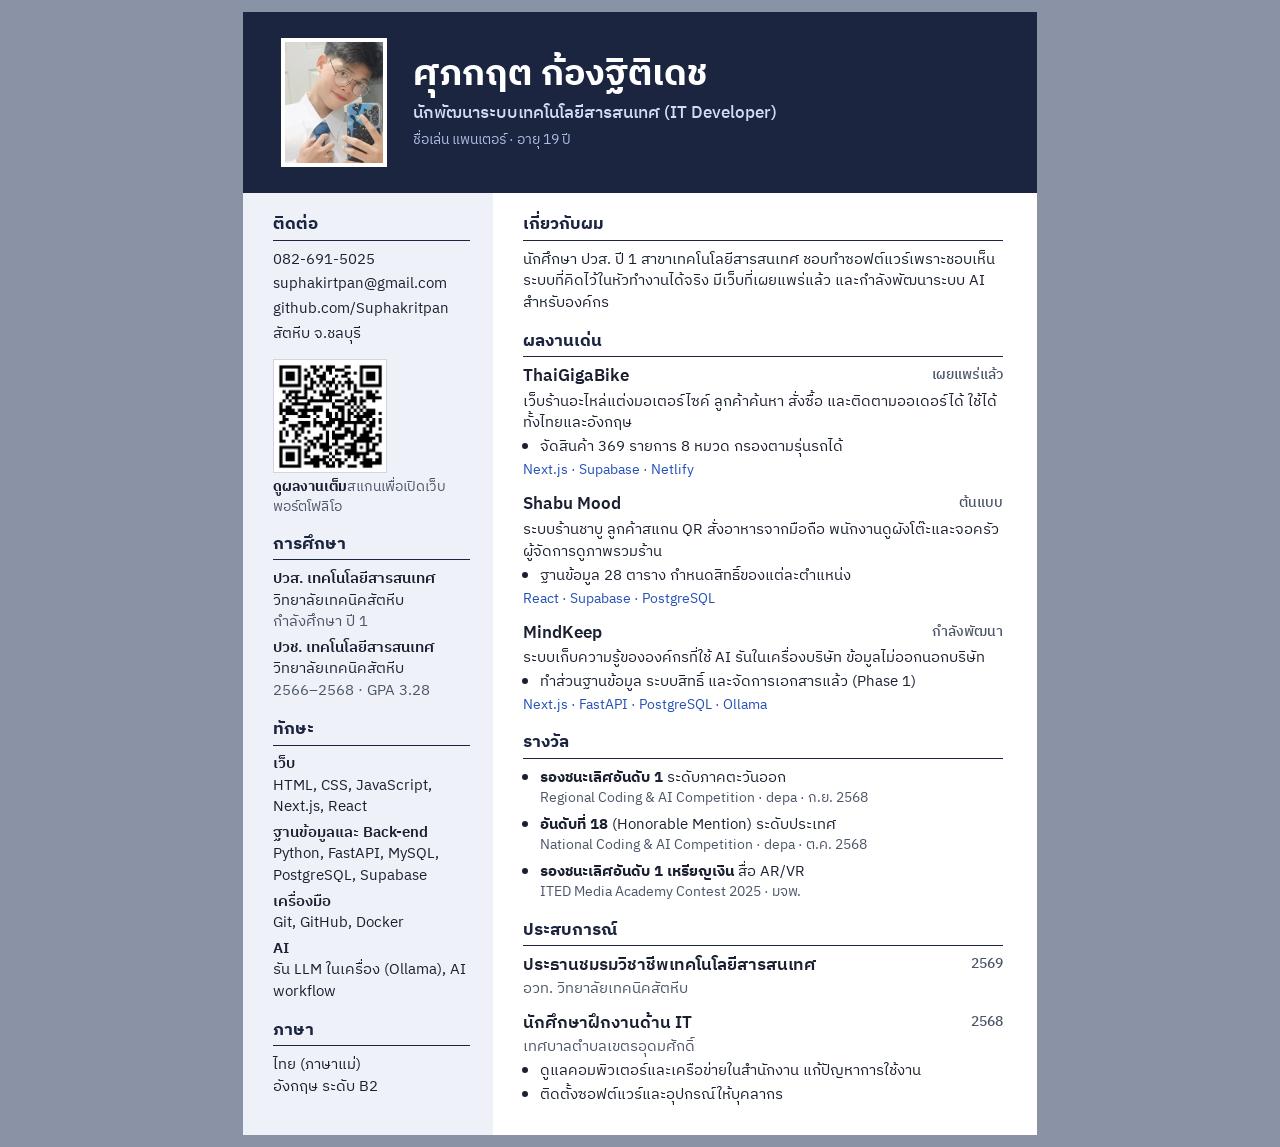
<file: frontend/resume.html>
<!doctype html>
<html lang="th">
<head>
<meta charset="utf-8">
<meta name="viewport" content="width=device-width,initial-scale=1">
<title>ศุภกฤต ก้องฐิติเดช · Resume</title>
<link rel="stylesheet" href="https://fonts.googleapis.com/css2?family=IBM+Plex+Sans+Thai:wght@400;500;600;700&display=swap">
<style>
:root{--navy:#1b2540;--ink:#1a2030;--mute:#4b5568;--side:#eef1f7;--accent:#2450b8}
*{box-sizing:border-box;margin:0}
@page{size:A4;margin:0}
body{background:#8a93a6;font:11.2pt/1.45 "IBM Plex Sans Thai",system-ui,sans-serif;color:var(--ink);-webkit-print-color-adjust:exact;print-color-adjust:exact}
.page{width:210mm;height:297mm;margin:12px auto;background:#fff;display:grid;grid-template-columns:66mm 1fr;grid-template-rows:auto 1fr;overflow:hidden}
header{grid-column:1/-1;background:var(--navy);color:#fff;padding:7mm 10mm;display:flex;align-items:center;gap:7mm}
header img{width:28mm;height:34mm;object-fit:cover;object-position:top;border:1.2mm solid #fff;flex:none}
header h1{font-size:27pt;line-height:1.1;font-weight:700}
header p{margin-top:1.5mm;font-size:13pt;color:#d3dcf7;font-weight:500}
header small{display:block;margin-top:1mm;font-size:10.5pt;color:#aebbe6}
aside{background:var(--side);padding:5mm 6mm 5mm 8mm}
main{padding:5mm 9mm 5mm 8mm}
h2{font-size:12.8pt;font-weight:700;color:var(--navy);border-bottom:.45mm solid var(--navy);padding-bottom:.8mm;margin:4mm 0 2mm}
aside h2:first-child,main h2:first-child{margin-top:0}
ul{padding-left:4.6mm}
li{margin:.6mm 0}
.c div{margin:.8mm 0;word-break:break-all}
.t p{margin:1mm 0}
.t b,.c b{font-weight:600}
.mute{color:var(--mute)}
.qr{display:flex;gap:3mm;align-items:center;margin-top:4mm}
.qr{flex-direction:column;align-items:flex-start;gap:1.5mm}
.qr img{width:30mm;height:30mm;flex:none;border:.3mm solid #cfd5e3;background:#fff}
.qr span{font-size:10.4pt;line-height:1.35;color:var(--mute)}
.qr b{display:inline;color:var(--ink);font-size:10.8pt}
.job{margin-bottom:3.4mm}
.job h3{font-size:12.4pt;font-weight:600;display:flex;justify-content:space-between;gap:3mm}
.job h3 span{font-weight:500;color:var(--mute);font-size:10.4pt;white-space:nowrap}
.job p{margin-top:.5mm}
.job .tech{color:var(--accent);font-size:10.4pt;margin-top:.6mm}
.aw li{margin:1.4mm 0}
.aw span{display:block;color:var(--mute);font-size:10.4pt}
@media print{html,body{height:296mm;overflow:hidden;background:#fff}.page{margin:0;height:296mm;break-after:avoid}}
@media (max-width:215mm){body{background:#fff}.page{width:100%;height:auto;display:block}header{flex-wrap:wrap}aside,main{padding:6mm 5mm}}
</style>
</head>
<body>
<div class="page">
  <header>
    <img src="media/profile.jpg" alt="ศุภกฤต ก้องฐิติเดช">
    <div>
      <h1>ศุภกฤต ก้องฐิติเดช</h1>
      <p>นักพัฒนาระบบเทคโนโลยีสารสนเทศ (IT Developer)</p>
      <small>ชื่อเล่น แพนเตอร์ · อายุ 19 ปี</small>
    </div>
  </header>

  <aside>
    <h2>ติดต่อ</h2>
    <div class="c">
      <div>082-691-5025</div>
      <div>suphakirtpan@gmail.com</div>
      <div>github.com/Suphakritpan</div>
      <div>สัตหีบ จ.ชลบุรี</div>
    </div>
    <div class="qr">
      <img src="media/resume-qr.png" alt="QR code ไปยัง suphakrit-portfolio.vercel.app">
      <span><b>ดูผลงานเต็ม</b>สแกนเพื่อเปิดเว็บพอร์ตโฟลิโอ</span>
    </div>

    <h2>การศึกษา</h2>
    <div class="t">
      <p><b>ปวส. เทคโนโลยีสารสนเทศ</b><br>วิทยาลัยเทคนิคสัตหีบ<br><span class="mute">กำลังศึกษา ปี 1</span></p>
      <p><b>ปวช. เทคโนโลยีสารสนเทศ</b><br>วิทยาลัยเทคนิคสัตหีบ<br><span class="mute">2566–2568 · GPA 3.28</span></p>    </div>

    <h2>ทักษะ</h2>
    <div class="t">
      <p><b>เว็บ</b><br>HTML, CSS, JavaScript, Next.js, React</p>
      <p><b>ฐานข้อมูลและ Back-end</b><br>Python, FastAPI, MySQL, PostgreSQL, Supabase</p>
      <p><b>เครื่องมือ</b><br>Git, GitHub, Docker</p>
      <p><b>AI</b><br>รัน LLM ในเครื่อง (Ollama), AI workflow</p>
    </div>

    <h2>ภาษา</h2>
    <div class="t"><p>ไทย (ภาษาแม่)<br>อังกฤษ ระดับ B2</p></div>
  </aside>

  <main>
    <h2>เกี่ยวกับผม</h2>
    <p>นักศึกษา ปวส. ปี 1 สาขาเทคโนโลยีสารสนเทศ ชอบทำซอฟต์แวร์เพราะชอบเห็นระบบที่คิดไว้ในหัวทำงานได้จริง มีเว็บที่เผยแพร่แล้ว และกำลังพัฒนาระบบ AI สำหรับองค์กร</p>

    <h2>ผลงานเด่น</h2>
    <div class="job">
      <h3>ThaiGigaBike <span>เผยแพร่แล้ว</span></h3>
      <p>เว็บร้านอะไหล่แต่งมอเตอร์ไซค์ ลูกค้าค้นหา สั่งซื้อ และติดตามออเดอร์ได้ ใช้ได้ทั้งไทยและอังกฤษ</p>
      <ul><li>จัดสินค้า 369 รายการ 8 หมวด กรองตามรุ่นรถได้</li></ul>
      <div class="tech">Next.js · Supabase · Netlify</div>
    </div>
    <div class="job">
      <h3>Shabu Mood <span>ต้นแบบ</span></h3>
      <p>ระบบร้านชาบู ลูกค้าสแกน QR สั่งอาหารจากมือถือ พนักงานดูผังโต๊ะและจอครัว ผู้จัดการดูภาพรวมร้าน</p>
      <ul><li>ฐานข้อมูล 28 ตาราง กำหนดสิทธิ์ของแต่ละตำแหน่ง</li></ul>
      <div class="tech">React · Supabase · PostgreSQL</div>
    </div>
    <div class="job">
      <h3>MindKeep <span>กำลังพัฒนา</span></h3>
      <p>ระบบเก็บความรู้ขององค์กรที่ใช้ AI รันในเครื่องบริษัท ข้อมูลไม่ออกนอกบริษัท</p>
      <ul><li>ทำส่วนฐานข้อมูล ระบบสิทธิ์ และจัดการเอกสารแล้ว (Phase 1)</li></ul>
      <div class="tech">Next.js · FastAPI · PostgreSQL · Ollama</div>
    </div>

    <h2>รางวัล</h2>
    <ul class="aw">
      <li><b>รองชนะเลิศอันดับ 1</b> ระดับภาคตะวันออก<span>Regional Coding &amp; AI Competition · depa · ก.ย. 2568</span></li>
      <li><b>อันดับที่ 18</b> (Honorable Mention) ระดับประเทศ<span>National Coding &amp; AI Competition · depa · ต.ค. 2568</span></li>
      <li><b>รองชนะเลิศอันดับ 1 เหรียญเงิน</b> สื่อ AR/VR<span>ITED Media Academy Contest 2025 · มจพ.</span></li>
    </ul>

    <h2>ประสบการณ์</h2>
    <div class="job">
      <h3>ประธานชมรมวิชาชีพเทคโนโลยีสารสนเทศ <span>2569</span></h3>
      <div class="mute">อวท. วิทยาลัยเทคนิคสัตหีบ</div>
    </div>
    <div class="job">
      <h3>นักศึกษาฝึกงานด้าน IT <span>2568</span></h3>
      <div class="mute">เทศบาลตำบลเขตรอุดมศักดิ์</div>
      <ul>
        <li>ดูแลคอมพิวเตอร์และเครือข่ายในสำนักงาน แก้ปัญหาการใช้งาน</li>
        <li>ติดตั้งซอฟต์แวร์และอุปกรณ์ให้บุคลากร</li>
      </ul>
    </div>
  </main>
</div>
</body>
</html>
</file>
<file: frontend/css/base.css>
/* Design tokens, reset, shared atoms (icon, label, tag, status, button), keyframes */
/* Concept: light = drafting paper, dark = blueprint sheet. Title block, zone strip, sheet numbers and DWG fields follow real drawing conventions. */
:root{
  --paper:#f2f5f8; --sheet:#ffffff; --ink:#13233b; --ink-2:#4d5e76; --rule:#c8d1dd; --grid:#e3e8ee; --grid-2:#d3dbe5;
  --accent:#c2410c; --accent-soft:#fbe6d9; --blue:#1d4f91; --blue-soft:#e3ecf8; --shade:rgba(12,22,38,.62);
  --display:"Chakra Petch","IBM Plex Sans Thai",system-ui,sans-serif;
  --body:"IBM Plex Sans Thai","Noto Sans Thai",system-ui,sans-serif;
  --mono:"IBM Plex Mono","IBM Plex Sans Thai",ui-monospace,Menlo,monospace;
  --ease:cubic-bezier(.2,.7,.2,1);
}
@media (prefers-color-scheme:dark){
  :root:not([data-theme="light"]){
  --paper:#0b2545; --sheet:#0f2d54; --ink:#e6f0fc; --ink-2:#aac2e0; --rule:#2d5283; --grid:#103160; --grid-2:#163b70;
  --accent:#ffa478; --accent-soft:rgba(255,164,120,.15); --blue:#93c8ff; --blue-soft:rgba(147,200,255,.14); --shade:rgba(3,12,26,.72); color-scheme:dark}
}
:root[data-theme="dark"]{
  --paper:#0b2545; --sheet:#0f2d54; --ink:#e6f0fc; --ink-2:#aac2e0; --rule:#2d5283; --grid:#103160; --grid-2:#163b70;
  --accent:#ffa478; --accent-soft:rgba(255,164,120,.15); --blue:#93c8ff; --blue-soft:rgba(147,200,255,.14); --shade:rgba(3,12,26,.72); color-scheme:dark}
*{box-sizing:border-box}
[hidden]{display:none!important}
html{scroll-behavior:smooth}
html:has(dialog[open]){overflow:hidden}
body{background-color:var(--paper);color:var(--ink);font-family:var(--body);font-size:17px;line-height:1.75;
  background-image:linear-gradient(var(--grid-2) 1px,transparent 1px),linear-gradient(90deg,var(--grid-2) 1px,transparent 1px),
    linear-gradient(var(--grid) 1px,transparent 1px),linear-gradient(90deg,var(--grid) 1px,transparent 1px);
  background-size:120px 120px,120px 120px,24px 24px,24px 24px}
h1,h2,h3{font-family:var(--display);line-height:1.3;text-wrap:balance;margin:0}
p{margin:0}
a{color:var(--blue)}
button{font-family:inherit}
button:focus-visible,a:focus-visible{outline:2px solid var(--accent);outline-offset:2px}
.i{width:1.15em;height:1.15em;stroke:currentColor;fill:none;stroke-width:1.75;stroke-linecap:round;stroke-linejoin:round;flex:none}
.label{font-family:var(--mono);font-size:13px;letter-spacing:.04em;text-transform:uppercase;color:var(--ink-2)}
.tags{display:flex;flex-wrap:wrap;gap:6px}
.tag{font:500 13.5px/1.6 var(--mono);border:1px solid var(--rule);padding:1px 8px;border-radius:2px;color:var(--ink)}
.status{font:500 13px/1.6 var(--mono);padding:1px 8px;border-radius:2px;white-space:nowrap}
.s-live{background:var(--accent-soft);color:var(--accent)}
:root:not([data-theme="dark"]) .s-live{color:#9a3412}
@media (prefers-color-scheme:dark){
  :root:not([data-theme="light"]) .s-live{color:var(--accent)}
}
.s-plan{background:var(--blue-soft);color:var(--blue)}
.s-star{border:1px solid var(--ink);color:var(--ink)}
.pno{font:500 13px var(--mono);color:var(--ink-2);letter-spacing:.03em}
.ibtn{display:inline-grid;place-items:center;width:40px;height:40px;border:1px solid var(--rule);background:var(--sheet);color:var(--ink);border-radius:2px;cursor:pointer;flex:none}
.ibtn:hover{border-color:var(--ink)}
.skip{position:absolute;left:12px;top:-60px;z-index:100;padding:10px 16px;background:var(--ink);color:var(--sheet);font-weight:600;transition:top .2s}
.skip:focus{top:12px}
.vh{position:absolute;width:1px;height:1px;overflow:hidden;clip:rect(0 0 0 0);white-space:nowrap}
.btn{display:inline-flex;align-items:center;gap:8px;font:500 15px var(--body);padding:9px 16px;border-radius:2px;cursor:pointer;text-decoration:none;border:1.5px solid var(--ink)}
.btn-primary{background:var(--ink);color:var(--sheet)}
.btn-ghost{background:transparent;color:var(--ink)}
.btn .i{transition:transform .25s var(--ease)}
.btn-primary:hover .i{transform:translateY(3px)}
.btn-ghost:hover .i{transform:translate(2px,-2px)}
@keyframes fabIn{from{opacity:0;transform:translateY(12px) scale(.96)}}
@keyframes rise{from{opacity:0;transform:translateY(14px)}}
@keyframes fromR{from{opacity:0;transform:translateX(28px)}}
@keyframes fromL{from{opacity:0;transform:translateX(-28px)}}
@keyframes fadeIn{from{opacity:0}}
@keyframes dIn{from{opacity:0;transform:translateY(26px) scale(.985)}}
@keyframes wipe{from{clip-path:inset(0 100% 0 0)}to{clip-path:inset(0 0 0 0)}}
@keyframes draw{from{transform:scaleX(0)}}
@keyframes pop{50%{transform:scale(1.35)}}
@keyframes lift{from{translate:0 36px}}
@media (prefers-reduced-motion:reduce){
  html{scroll-behavior:auto}
  *,*::before,*::after{animation:none!important;transition:none!important}
}
@keyframes pmgR{from{transform:translateX(5%)}}
@keyframes pmgL{from{transform:translateX(-5%)}}
@keyframes pmgbar{to{transform:scaleX(1)}}
@keyframes capIn{from{opacity:0;transform:translateY(6px)}}
@keyframes kb{from{scale:1;translate:0 0}to{scale:1.1;translate:var(--kx,-1.6%) var(--ky,-1%)}}
@keyframes floaty{from{translate:0 -3px}to{translate:0 5px}}
@keyframes flow{to{stroke-dashoffset:-9}}
@keyframes flow2{to{stroke-dashoffset:-7}}
@keyframes ping{75%,100%{transform:scale(1.9);opacity:0}}
@keyframes drawY{from{transform:scaleY(0)}}
@keyframes wob{25%{transform:rotate(-14deg) scale(1.15)}60%{transform:rotate(10deg) scale(1.15)}}
::selection{background:var(--accent);color:#fff}
</file>
<file: frontend/css/layout.css>
/* Page frame: zone strip, title block, sheet nav, sheets, footer, cursor readout, load sequence */
.wrap{max-width:840px;margin:0 auto;padding-block:28px 56px;
  padding-left:max(16px,env(safe-area-inset-left,0px));padding-right:max(16px,env(safe-area-inset-right,0px))}
.frame{position:relative;border:1.5px solid var(--ink);outline:1px solid var(--ink);outline-offset:6px;margin:7px;
  padding:0 26px 26px;display:flex;flex-direction:column;gap:26px}
.zones{display:grid;grid-template-columns:repeat(8,1fr);margin:0 -26px;border-bottom:1px solid var(--rule);font:500 11px/24px var(--mono);color:var(--ink-2);text-align:center}
.zones span+span{border-left:1px solid var(--rule)}

/* Title block */
.tb{background:var(--sheet);border:1.5px solid var(--ink);display:grid;grid-template-columns:1.55fr 1fr}
.tb-main{padding:30px;display:flex;flex-direction:column;gap:16px;border-right:1.5px solid var(--ink);min-width:0}
.eyebrow{display:flex;align-items:center;gap:8px}
.eyebrow .i{color:var(--accent)}
.tb h1{font-size:clamp(34px,6.2vw,56px);font-weight:700;letter-spacing:-.01em}
.dim{position:relative;height:16px;border-inline:1px solid var(--ink-2);max-width:460px}
.dim::before{content:"";position:absolute;left:0;right:0;top:50%;height:1px;background:var(--ink-2);transform-origin:left}
.dim span{position:absolute;left:50%;top:50%;transform:translate(-50%,-50%);background:var(--sheet);padding:0 10px;font:500 12px var(--mono);letter-spacing:.1em;color:var(--ink-2);white-space:nowrap}
.role{font-family:var(--display);font-size:21px;font-weight:600;color:var(--accent)}
.about{max-width:62ch;color:var(--ink-2)}
.cta{display:flex;flex-wrap:wrap;gap:10px;margin-top:4px}
.tb-side{display:flex;flex-direction:column;min-width:0}
.cell{padding:12px 18px;border-bottom:1px solid var(--rule);display:flex;gap:12px;align-items:flex-start;min-width:0}
.cell>.i{margin-top:4px;color:var(--ink-2)}
.cell-txt{display:flex;flex-direction:column;gap:1px;min-width:0;flex:1}
.val{font-family:var(--mono);font-size:15px;overflow-wrap:anywhere;color:var(--ink)}
a.val{color:var(--blue)}
.copy{display:inline-flex;align-items:center;gap:6px;font:500 13px var(--mono);color:var(--blue);background:var(--blue-soft);border:1px solid transparent;border-radius:2px;padding:4px 9px;cursor:pointer;flex:none;align-self:center}
.copy:hover{border-color:var(--blue)}
.copy.ok{color:var(--accent);background:var(--accent-soft)}
.copy.ok .i{animation:pop .35s var(--ease)}
.dwg{display:grid;grid-template-columns:repeat(4,1fr);margin-top:auto;border-top:1.5px solid var(--ink)}
.dwg div{padding:8px 12px;display:flex;flex-direction:column;min-width:0}
.dwg div+div{border-left:1px solid var(--rule)}
.dwg b{font:500 14px var(--mono)}
.dwg .label{font-size:12px}

/* Sheet nav */
.snav{position:sticky;top:env(safe-area-inset-top,0px);z-index:5;background:var(--sheet);border:1px solid var(--ink);overflow-x:auto;scrollbar-width:none}
.snav ol{list-style:none;margin:0;padding:0 6px;display:flex;min-width:max-content}
.snav a{display:flex;align-items:center;gap:7px;padding:10px 14px;color:var(--ink-2);text-decoration:none;font:500 15px var(--body);position:relative}
.snav a b{font:500 12px var(--mono);color:var(--ink-2)}
.snav a::after{content:"";position:absolute;left:14px;right:14px;bottom:0;height:2px;background:var(--accent);transform:scaleX(0);transform-origin:left;transition:transform .3s var(--ease)}
.snav a:hover,.snav a.on{color:var(--ink)}
.snav a.on::after{transform:scaleX(1)}

/* Sheets */
.sheet{background:var(--sheet);border:1px solid var(--rule);scroll-margin-top:64px}
.sh{position:relative;display:flex;align-items:center;gap:12px;padding:14px 22px;border-bottom:1px solid var(--rule)}
.sh::after{content:"";position:absolute;left:0;bottom:-1px;width:88px;height:2px;background:var(--accent);transform-origin:left}
.sh h2{font-size:23px;font-weight:600}
.sh .label{margin-left:auto;position:relative}
/* drafting hatch fading in from the right edge of every sheet header */
.sh::before{content:"";position:absolute;right:0;top:0;bottom:0;width:min(220px,30%);pointer-events:none;opacity:.5;background:repeating-linear-gradient(135deg,var(--rule) 0 1px,transparent 1px 8px);-webkit-mask-image:linear-gradient(90deg,transparent,#000);mask-image:linear-gradient(90deg,transparent,#000)}
.sno{font:500 13px var(--mono);color:var(--accent);border:1px solid var(--accent);padding:0 6px;border-radius:2px}
.sb{padding:22px}

/* Zoomable profile photo in the title block */
.zoom{position:relative;display:block;width:100%;padding:0;border:1px solid var(--rule);background:var(--paper);cursor:zoom-in;line-height:0;overflow:hidden}
.zoom img{width:100%;display:block;transition:transform .6s var(--ease)}
.zoom:hover img{transform:scale(1.04)}
.tb-photo{border-bottom:1px solid var(--rule);display:flex;gap:16px;align-items:center;padding:16px 18px}
.tb-photo .zoom{width:150px;flex:none}
.tb-photo .zoom img{aspect-ratio:1;object-fit:cover;object-position:center 25%}
.tb-photo p{font-size:14px;color:var(--ink-2);line-height:1.6}

/* Footer: the drawing's bottom title strip */
footer{display:grid;grid-template-columns:repeat(4,auto) 1fr;border:1.5px solid var(--ink);background:var(--sheet)}
footer>div{padding:8px 14px;display:flex;flex-direction:column;min-width:0}
footer>div+div{border-left:1px solid var(--rule)}
footer b{font:500 14px var(--mono)}
footer .label{font-size:12px}
.totop{justify-self:end;align-self:center;margin-right:8px}

/* Cursor coordinate readout */
.coords{position:fixed;left:16px;bottom:calc(14px + env(safe-area-inset-bottom,0px));z-index:4;font:500 12px var(--mono);color:var(--ink-2);background:var(--sheet);border:1px solid var(--rule);padding:3px 9px;pointer-events:none;font-variant-numeric:tabular-nums}

/* Load sequence: the title block draws itself once */
.boot{animation:rise .7s var(--ease) both;animation-delay:calc(var(--d,0) * 90ms)}
.tb h1{animation:wipe 1s var(--ease) .15s both}
.dim::before{animation:draw .9s var(--ease) .45s both}
.zones span{animation:fadeIn .5s ease both;animation-delay:calc(var(--z) * 50ms)}
@supports (animation-timeline:view()){
  .reveal{animation:lift linear both;animation-timeline:view();animation-range:entry 0% entry 70%}
  .sh::after{animation:draw linear both;animation-timeline:view();animation-range:entry 20% cover 30%}
  .sh h2{animation:wipe linear both;animation-timeline:view();animation-range:entry 5% entry 55%}
}
@media (max-width:860px){
  .frame{padding:0 14px 14px;margin:4px;outline-offset:3px;gap:20px}
  .zones{display:none}
  .frame>.tb{margin-top:14px}
  .tb{grid-template-columns:1fr}
  .tb-main{border-right:0;border-bottom:1.5px solid var(--ink);padding:22px}
  .sh .label{display:none}
  .sb{padding:18px 16px}
  footer{grid-template-columns:1fr 1fr}
  footer>div:nth-child(3){border-left:0}
  footer>div:nth-child(n+3){border-top:1px solid var(--rule)}
  .totop{grid-column:1/-1;justify-self:stretch;justify-content:center;margin:0;border:0;border-top:1px solid var(--rule)}
}
@media (max-width:520px){
  .dwg{grid-template-columns:repeat(2,1fr)}
  .dwg div:nth-child(3){border-left:0}
  .dwg div:nth-child(n+3){border-top:1px solid var(--rule)}
}
@media (pointer:coarse){
  .coords{display:none}
}

/* Reading progress: a thin accent rule along the top edge, driven by page scroll */
@supports (animation-timeline:scroll()){
  body::before{content:"";position:fixed;left:0;top:0;z-index:60;width:100%;height:3px;background:var(--accent);transform-origin:left;
    animation:draw linear both;animation-timeline:scroll(root);pointer-events:none}
}
@media (prefers-reduced-motion:reduce){body::before{display:none}}
</file>
<file: frontend/css/sections.css>
/* Page sections: about, project cards (bento), illustrations, awards, leadership, timeline, skills */
/* Project cards */
.cards{display:grid;grid-template-columns:repeat(2,1fr);gap:22px;padding:22px}
.card{position:relative;display:flex;flex-direction:column;background:var(--sheet);border:1px solid var(--rule);
  transition:border-color .25s,transform .3s var(--ease),box-shadow .3s var(--ease)}
.card:hover,.card:has(.card-link:focus-visible){border-color:var(--ink);transform:translate(-3px,-3px);box-shadow:4px 4px 0 var(--ink)}
.card:has(.card-link:focus-visible){outline:2px solid var(--accent);outline-offset:4px}
.cover{position:relative;aspect-ratio:16/10;overflow:hidden;border-bottom:1px solid var(--rule);background:var(--paper)}
.cover img,.cover .ill{width:100%;height:100%;display:block;object-fit:contain;object-position:center;transition:transform .7s var(--ease)}
.cover .ill{padding:14px;object-fit:contain}
.card:hover .cover img,.card:hover .cover .ill{transform:scale(1.045)}
.cover::after{content:"";position:absolute;inset:14px;pointer-events:none;opacity:0;transition:inset .35s var(--ease),opacity .35s;
  background:
    linear-gradient(var(--accent),var(--accent)) left top/16px 2px no-repeat,linear-gradient(var(--accent),var(--accent)) left top/2px 16px no-repeat,
    linear-gradient(var(--accent),var(--accent)) right top/16px 2px no-repeat,linear-gradient(var(--accent),var(--accent)) right top/2px 16px no-repeat,
    linear-gradient(var(--accent),var(--accent)) left bottom/16px 2px no-repeat,linear-gradient(var(--accent),var(--accent)) left bottom/2px 16px no-repeat,
    linear-gradient(var(--accent),var(--accent)) right bottom/16px 2px no-repeat,linear-gradient(var(--accent),var(--accent)) right bottom/2px 16px no-repeat}
.card:hover .cover::after{opacity:1;inset:8px}
.mcount{position:absolute;right:10px;bottom:10px;display:inline-flex;align-items:center;gap:5px;font:500 12px var(--mono);background:var(--sheet);color:var(--ink);border:1px solid var(--rule);padding:2px 8px;border-radius:2px}
.card-body{padding:18px 20px 20px;display:flex;flex-direction:column;gap:9px;flex:1}
.meta{display:flex;align-items:center;gap:8px;flex-wrap:wrap}
.card h3{font-size:22px;font-weight:600}
.card-link{all:unset;cursor:pointer}
.card-link::after{content:"";position:absolute;inset:0;z-index:1}
.sub{font-family:var(--display);font-weight:500;color:var(--ink-2);margin-top:-6px}
.sum{font-size:16px;color:var(--ink-2)}
.more{margin-top:auto;padding-top:6px;display:inline-flex;align-items:center;gap:6px;font:500 14px var(--mono);color:var(--accent)}
.more .i{transition:transform .3s var(--ease)}
.card:hover .more .i{transform:translateX(5px)}
.card.feature{grid-column:1/-1;flex-direction:row}
.card.feature .cover{flex:1.2;aspect-ratio:auto;min-height:340px;border-bottom:0;border-right:1px solid var(--rule)}
.card.feature .card-body{flex:1;padding:26px}
.card.feature h3{font-size:28px}

/* Bento grid: 3 columns, featured 2x2, tall 1x2, wide 2x1 */
.cards{grid-template-columns:repeat(3,minmax(0,1fr));grid-auto-flow:dense}
.cards .card.feature{grid-column:span 2;grid-row:span 2;flex-direction:column}
.cards .card.feature .cover{flex:1;min-height:300px;border-right:0;border-bottom:1px solid var(--rule)}
.cards .card.tall{grid-row:span 2}
.cards .card.tall .cover{flex:1;aspect-ratio:auto;min-height:240px}
.cards .card.wide{grid-column:span 2;flex-direction:row}
.cards .card.full{grid-column:1/-1;flex-direction:row}
.cards .card.full .cover{flex:1.4;aspect-ratio:auto;min-height:280px;border-bottom:0;border-right:1px solid var(--rule)}
.cards .card.full .card-body{flex:1}
.cards .card.wide .cover{flex:1.1;aspect-ratio:auto;min-height:260px;border-bottom:0;border-right:1px solid var(--rule)}
.cards .card.wide .card-body{flex:1}
.cards .card:not(.feature):not(.wide):not(.full) h3{font-size:20px}
.cards .card:not(.feature):not(.wide):not(.full) .sum{display:-webkit-box;-webkit-line-clamp:3;-webkit-box-orient:vertical;overflow:hidden}

/* Illustrations */
.ill{width:100%;height:auto;display:block}
.ill text{font-family:var(--mono);fill:var(--ink-2)}
.ill .ln{fill:none;stroke:var(--rule)}
.ill .ln2{fill:none;stroke:var(--ink-2);stroke-width:1.25}
.ill .bd{fill:none;stroke:var(--ink-2);stroke-dasharray:5 4}
.ill .ga{fill:var(--blue-soft);stroke:var(--blue)}
.ill .gb{fill:var(--accent-soft);stroke:var(--accent)}
.ill .gd{fill:var(--sheet);stroke:var(--ink-2);stroke-dasharray:4 3}
.ill .gs{fill:var(--sheet);stroke:var(--rule)}
.ill .ti{fill:var(--ink)}
.ill .ta{fill:var(--accent)}
.ah{fill:var(--ink-2)}

/* Awards */
.awards{display:grid;grid-template-columns:1fr}
.award{position:relative;padding:26px;display:grid;grid-template-columns:minmax(0,1.5fr) minmax(0,1fr);gap:30px;align-items:start;transition:background .35s}
.award+.award{border-top:1px solid var(--rule)}
.award:hover{background:linear-gradient(90deg,transparent 40%,var(--accent-soft))}
.award-info{display:flex;flex-direction:column;gap:10px;min-width:0}
.award-logos{order:-1;align-self:flex-end;display:flex;gap:8px;margin-bottom:4px}
.award-logos img{height:46px;width:auto;max-width:150px;object-fit:contain;background:#fff;padding:5px 8px;border:1px solid var(--rule);transition:transform .4s var(--ease)}
.award:hover .award-logos img{transform:translateY(-2px)}
.rank{display:flex;align-items:baseline;gap:10px;font-family:var(--display);flex-wrap:wrap}
.rank b{font-size:64px;font-weight:700;line-height:.95;color:var(--accent);font-variant-numeric:tabular-nums;transition:transform .4s var(--ease);transform-origin:left bottom}
.award:hover .rank b{transform:scale(1.08)}
.rank span{font-size:18px;font-weight:600}
.award h3{font-size:21px;font-weight:600}
.award .label{display:flex;align-items:center;gap:6px}

/* Leadership */
.lead{display:grid;grid-template-columns:minmax(0,1.2fr) minmax(0,1fr);gap:26px;padding:22px;border-bottom:1px solid var(--rule)}
.lead-photos{display:grid;grid-template-columns:1fr;gap:8px}
.lead-main{display:flex;flex-direction:column;gap:10px;min-width:0}
.lead-main h3{font-size:clamp(22px,3vw,28px);font-weight:700}
.lead-main .sub{margin:0}
.lead-main h4{margin:8px 0 0;font:600 15px var(--display);color:var(--ink-2)}
.lead-main ul{margin:0;padding-left:18px;display:flex;flex-direction:column;gap:6px}
.lead-main li::marker{color:var(--accent)}
.train{display:flex;gap:14px;align-items:flex-start;padding:16px 22px 22px}
.train .node{position:static;flex:none}
.train p{font-size:15px;color:var(--ink-2)}
.train h3{font-size:17px;font-weight:600}

/* Experience timeline */
.tl{position:relative;display:flex;flex-direction:column;gap:22px;padding-left:40px}
.tl::before{content:"";position:absolute;left:13px;top:8px;bottom:8px;width:1px;background:var(--rule)}
.tli{position:relative;display:flex;flex-direction:column;gap:3px}
.node{position:absolute;left:-40px;top:2px;width:27px;height:27px;display:grid;place-items:center;background:var(--sheet);border:1px solid var(--ink);color:var(--ink)}
.node .i{width:14px;height:14px}
.tli h3{font-size:18px;font-weight:600}
.tli ul{margin:4px 0 0;padding-left:18px;color:var(--ink-2);font-size:16px}
@media (max-width:1040px) and (min-width:861px){
  .cards{grid-template-columns:repeat(2,minmax(0,1fr))}
  .cards .card.feature{grid-row:auto}
  .cards .card.tall{grid-row:auto}
  .cards .card.tall .cover{flex:none;aspect-ratio:16/10;min-height:0}
}
@media (max-width:860px){
  .cards{grid-template-columns:1fr;padding:16px;gap:18px}
  .cards .card.feature,.cards .card.tall,.cards .card.wide,.cards .card.full{grid-column:auto;grid-row:auto;flex-direction:column}
  .cards .card.feature .cover,.cards .card.tall .cover,.cards .card.wide .cover,.cards .card.full .cover{flex:none;aspect-ratio:16/10;min-height:0;border-right:0;border-bottom:1px solid var(--rule)}
  .card.feature{flex-direction:column}
  .card.feature .cover{flex:none;aspect-ratio:16/10;min-height:0;border-right:0;border-bottom:1px solid var(--rule)}
  .card.feature .card-body{padding:18px 20px 20px}
  .card.feature h3{font-size:24px}
  .award{grid-template-columns:1fr;padding:18px 16px;gap:16px}
  .lead{grid-template-columns:1fr;padding:18px 16px}
  .train{padding:14px 16px 18px}
}

/* Card covers: crossfade every 5 s, slow pan-and-zoom on every photo, ruler ticks showing which photo is up.
   Pan/zoom use the individual translate/scale properties so the hover zoom (transform) still composes with them. */
.cover .cf{position:absolute;inset:0;opacity:0;transition:opacity .9s ease}
.cover .cf.on{opacity:1}
.cover .cf img,.cover>img{width:100%;height:100%;object-fit:contain;object-position:center;position:relative}
.cover .cf::before{content:"";position:absolute;inset:-14%;background:var(--img) center/cover no-repeat;filter:blur(20px) saturate(1.15) brightness(.7)}
.cover .cf img,.cover>img,.cover .ill{animation:kb 12s ease-in-out infinite alternate;animation-delay:calc(var(--n,0) * -3.1s)}
.cover.idle .cf img,.cover.idle>img{animation-play-state:paused}
.card:nth-child(2n) .cover{--kx:1.6%;--ky:-.8%}
.card:nth-child(3n) .cover{--kx:-.8%;--ky:1.4%}
.card:nth-child(1){--n:1}.card:nth-child(2){--n:2}.card:nth-child(3){--n:3}.card:nth-child(4){--n:4}.card:nth-child(5){--n:5}.card:nth-child(6){--n:6}.card:nth-child(7){--n:7}
.cover .ill{animation-name:floaty;animation-duration:7s}
.cover .ill .bd{animation:flow 1.4s linear infinite}
.cover .ill .gd{animation:flow2 1.2s linear infinite}
/* light sweep across the cover on hover */
.cover::before{content:"";position:absolute;inset:0;z-index:1;pointer-events:none;transform:translateX(-130%);
  background:linear-gradient(105deg,transparent 38%,rgba(255,255,255,.28) 50%,transparent 62%)}
.card:hover .cover::before{transform:translateX(130%);transition:transform .9s var(--ease)}
/* ruler ticks: one per photo, the active one fills over the 5 s it stays up */
.ticks{position:absolute;left:10px;bottom:10px;z-index:2;display:flex;gap:4px;padding:6px 8px;background:rgba(5,8,13,.62);pointer-events:none}
.ticks i{position:relative;width:18px;height:3px;background:rgba(255,255,255,.38);overflow:hidden}
.ticks i.on::after{content:"";position:absolute;inset:0;background:var(--accent-on-dark,#ffa478);transform:scaleX(0);transform-origin:left}
.ticks i.on.run::after{animation:pmgbar 5s linear forwards}
.ticks i.on:not(.run)::after{transform:scaleX(1)}
/* title underline draws in on hover */
.card h3 .card-link{background:linear-gradient(var(--accent),var(--accent)) 0 100%/0 2px no-repeat;padding-bottom:2px;transition:background-size .45s var(--ease);box-decoration-break:clone;-webkit-box-decoration-break:clone}
.card:hover .card-link,.card:has(.card-link:focus-visible) .card-link{background-size:100% 2px}

/* About me */
.me{display:grid;grid-template-columns:minmax(0,1.15fr) minmax(0,1fr);gap:28px;padding:22px;align-items:start}
.me-txt{display:flex;flex-direction:column;gap:12px;min-width:0}
.me-txt h3{font-size:clamp(26px,3.4vw,38px);font-weight:700}
.me-txt p{color:var(--ink-2);max-width:60ch}
.facts{display:grid;grid-template-columns:1fr 1fr;gap:0;margin:6px 0 0;border-top:1px solid var(--rule)}
.facts div{padding:12px 14px 12px 0;border-bottom:1px solid var(--rule);min-width:0}
.facts dt{font:500 12px var(--mono);letter-spacing:.04em;color:var(--ink-2);text-transform:uppercase}
.facts dd{margin:2px 0 0;font-weight:500}

/* Skills */
.skillwrap{display:flex;flex-direction:column;gap:16px}
.sk-group{font:600 15px var(--mono);letter-spacing:.06em;text-transform:uppercase;color:var(--accent)}
.skgrid{display:grid;grid-template-columns:repeat(3,minmax(0,1fr));gap:14px}
.sk{border:1px solid var(--rule);padding:16px;display:flex;flex-direction:column;gap:8px;background:var(--sheet);transition:border-color .25s,transform .3s var(--ease),box-shadow .3s var(--ease)}
.sk:hover{border-color:var(--ink);transform:translate(-2px,-2px);box-shadow:3px 3px 0 var(--ink)}
.sk h4{margin:0;display:flex;align-items:center;gap:8px;font:600 17px var(--display)}
.sk h4 .i{color:var(--accent)}
.sk p{font-size:15px;color:var(--ink-2)}
.skgrid.soft .sk h4::before{content:"";width:8px;height:8px;background:var(--accent);flex:none}
.award,.awards>*,.lead>*,.tli,.me>*{min-width:0}
@media (max-width:860px){
  .me{grid-template-columns:1fr;padding:16px}
  .skgrid{grid-template-columns:1fr 1fr}
  .facts{grid-template-columns:1fr}
}
@media (max-width:520px){
  .skgrid{grid-template-columns:1fr}
}


/* Logos sit in the top-right corner of their block */
.lead-main,.tli:has(.edu-logos){position:relative;padding-right:96px}
.org-logo{position:absolute;top:0;right:0;width:72px;height:72px;object-fit:contain;border:1px solid var(--rule);background:#fff;padding:4px}
.edu-logos{position:absolute;top:0;right:0;display:flex;gap:8px}
@media (max-width:520px){
  .lead-main{padding-right:64px}
  .tli:has(.edu-logos){padding-right:0;padding-top:52px}
  .org-logo{width:52px;height:52px}
  .edu-logos{right:auto;left:0}
  .edu-logos img{width:44px;height:44px}
}
.edu-logos img{width:56px;height:56px;object-fit:contain;border:1px solid var(--rule);background:#000;padding:3px;transition:transform .3s var(--ease)}
.edu-logos img:hover{transform:scale(1.08)}

/* Timeline: the current stage pings, the spine draws as you scroll */
.tli.now .node::after{content:"";position:absolute;inset:-1px;border:1px solid var(--accent);animation:ping 2.2s ease-out infinite}
.tli.now .node{border-color:var(--accent);color:var(--accent)}
@supports (animation-timeline:view()){
  .tl::before{transform-origin:top;animation:drawY linear both;animation-timeline:view();animation-range:entry 10% cover 55%}
}

/* Skills: icon tips, tags light up */
.sk:hover h4 .i{animation:wob .6s var(--ease)}
.sk .tag{transition:background .2s,color .2s,border-color .2s}
.sk:hover .tag{border-color:var(--accent)}
.sk .tag:hover{background:var(--accent);color:#fff}

/* About: facts underline in on hover */
.facts div{position:relative}
.facts div::after{content:"";position:absolute;left:0;bottom:-1px;width:100%;height:2px;background:var(--accent);transform:scaleX(0);transform-origin:left;transition:transform .45s var(--ease)}
.facts div:hover::after{transform:scaleX(1)}
.award-info .status{align-self:flex-start;white-space:normal;line-height:1.4}
</file>
<file: frontend/css/motion.css>
/* Motion layer: hero motion graphic, skill marquee, stat counters, card spotlight. All motion is killed by the prefers-reduced-motion rule in base.css. */

/* Hero motion graphic: a drafting-compass / circuit drawing that draws itself, then idles */
.tb-main{position:relative;overflow:hidden}
.tb-main>*:not(.mg){position:relative;z-index:1}
.mg{position:absolute;right:-60px;top:50%;width:min(420px,70%);aspect-ratio:1;translate:var(--px,0) calc(-50% + var(--py,0px));
  pointer-events:none;opacity:.5;transition:translate .5s var(--ease)}
.mg svg{width:100%;height:100%;overflow:visible;fill:none;stroke-linecap:round;stroke-linejoin:round}
.mg .c1{stroke:var(--rule);stroke-width:1}
.mg .c2{stroke:var(--ink-2);stroke-width:1;stroke-dasharray:3 7;transform-origin:160px 160px;animation:spin 40s linear infinite}
.mg .c3{stroke:var(--blue);stroke-width:1.25;stroke-dasharray:60 20;transform-origin:160px 160px;animation:spin 26s linear infinite reverse}
.mg .hex{stroke:var(--ink-2);stroke-width:1.25;transform-origin:160px 160px;animation:spin 60s linear infinite}
.mg .xh{stroke:var(--rule);stroke-width:1}
.mg .trace{stroke:var(--accent);stroke-width:2;stroke-dasharray:420;stroke-dashoffset:420;animation:trace 5s var(--ease) .6s infinite}
.mg .orb{transform-origin:160px 160px;animation:spin 9s linear infinite}
.mg .orb circle{fill:var(--accent)}
.mg .orb2{animation-duration:15s;animation-direction:reverse}
.mg .orb2 circle{fill:var(--blue)}
.mg .pt{fill:var(--sheet);stroke:var(--accent);stroke-width:1.5;animation:blink 2.4s ease-in-out infinite}
.mg text{font:500 9px var(--mono);fill:var(--ink-2);stroke:none;letter-spacing:.1em}
@keyframes spin{to{transform:rotate(360deg)}}
@keyframes trace{0%{stroke-dashoffset:420}55%,80%{stroke-dashoffset:0}100%{stroke-dashoffset:-420}}
@keyframes blink{50%{fill:var(--accent)}}
@media (max-width:860px){.mg{right:-90px;opacity:.45;width:300px}}

/* Skill marquee: scrolling tape under the sheet nav */
.tape{overflow:hidden;border:1px solid var(--ink);background:var(--ink);color:var(--sheet);
  -webkit-mask-image:linear-gradient(90deg,transparent,#000 6%,#000 94%,transparent);mask-image:linear-gradient(90deg,transparent,#000 6%,#000 94%,transparent)}
.tape-track{display:flex;width:max-content;animation:tape 38s linear infinite}
.tape:hover .tape-track{animation-play-state:paused}
.tape-track span{display:flex;align-items:center;gap:14px;padding:9px 0 9px 14px;font:500 14px var(--mono);letter-spacing:.06em;text-transform:uppercase;white-space:nowrap}
.tape-track span::after{content:"";width:6px;height:6px;background:var(--accent);rotate:45deg;flex:none}
@keyframes tape{to{transform:translateX(-50%)}}

/* Stat counters */
.stats{display:grid;grid-template-columns:repeat(4,1fr);background:var(--sheet);border:1.5px solid var(--ink)}
.stat{position:relative;padding:18px 20px;display:flex;flex-direction:column;gap:2px;overflow:hidden}
.stat+.stat{border-left:1px solid var(--rule)}
.stat b{font:700 clamp(34px,5vw,52px)/1 var(--display);color:var(--accent);font-variant-numeric:tabular-nums}
.stat::after{content:"";position:absolute;left:0;bottom:0;height:3px;width:100%;background:var(--accent);transform:scaleX(0);transform-origin:left;transition:transform 1.2s var(--ease)}
.stats.in .stat::after{transform:scaleX(1)}
.stats.in .stat:nth-child(2)::after{transition-delay:.12s}.stats.in .stat:nth-child(3)::after{transition-delay:.24s}.stats.in .stat:nth-child(4)::after{transition-delay:.36s}
@media (max-width:560px){
  .stats{grid-template-columns:1fr 1fr}
  .stat:nth-child(3){border-left:0}
  .stat:nth-child(n+3){border-top:1px solid var(--rule)}
}

/* Card spotlight follows the cursor */
.card::before{content:"";position:absolute;inset:0;z-index:2;pointer-events:none;opacity:0;transition:opacity .3s;
  background:radial-gradient(260px circle at var(--mx,50%) var(--my,50%),var(--accent-soft),transparent 70%)}
.card:hover::before{opacity:1}

/* Sheet numbers pop in when their sheet scrolls into view */
.sno{display:inline-block}
.sheet.seen .sno{animation:pop .6s var(--ease)}

/* Award rank: slams in from oversize and settles (decelerates, no bounce) */
.rank b{display:inline-block}
.rank b.pre{opacity:0}
.rank b.hit{animation:slam .55s var(--ease) both}
@keyframes slam{from{opacity:0;scale:2.4;filter:blur(6px)}60%{filter:blur(0)}to{opacity:1;scale:1}}

/* Blueprint grid lights up around the cursor */
.gridlit{position:fixed;inset:0;z-index:-1;pointer-events:none;opacity:0;transition:opacity .4s;
  background-image:linear-gradient(var(--accent) 1px,transparent 1px),linear-gradient(90deg,var(--accent) 1px,transparent 1px);
  background-size:24px 24px;
  -webkit-mask-image:radial-gradient(200px circle at var(--cx,50%) var(--cy,50%),rgba(0,0,0,.35),transparent 70%);
  mask-image:radial-gradient(200px circle at var(--cx,50%) var(--cy,50%),rgba(0,0,0,.35),transparent 70%)}
.gridlit.on{opacity:1}

/* Magnetic buttons: pull toward the cursor via the independent translate property */
.btn{transition:translate .25s var(--ease)}

/* Theme toggle lives at the end of the sheet nav; the list scrolls, the button stays put */
.snav{display:flex;align-items:center;overflow:visible}
.snav ol{flex:1;min-width:0;overflow-x:auto;scrollbar-width:none}
.theme-btn{margin:0 6px;width:36px;height:36px}
.theme-btn .i{transition:rotate .5s var(--ease)}
.theme-btn:hover .i{rotate:30deg}

/* Theme change: the old and new pages are stacked and the new one is revealed by JS (circle); no default cross-fade */
::view-transition-old(root),::view-transition-new(root){animation:none;mix-blend-mode:normal}
::view-transition-old(root){z-index:1}
::view-transition-new(root){z-index:2}
/* Fallback for browsers without View Transitions */
.theme-fade,.theme-fade *,.theme-fade *::before,.theme-fade *::after{transition:background-color .6s ease,color .6s ease,border-color .6s ease,fill .6s ease,stroke .6s ease!important}

/* QR code: always dark on white with a quiet zone so it scans in both themes */
.qr{display:block;width:100%;height:auto;background:#fff}
/* Floating QR, bottom-left, sits above the cursor readout */
.qr-float{position:fixed;left:16px;bottom:calc(52px + env(safe-area-inset-bottom,0px));z-index:4;width:92px;padding:0;border:1.5px solid var(--ink);background:#fff;cursor:zoom-in;line-height:0;display:flex;flex-direction:column;box-shadow:3px 3px 0 var(--ink);transition:translate .3s var(--ease),box-shadow .3s var(--ease)}
.qr-float:hover{translate:-2px -2px;box-shadow:5px 5px 0 var(--accent)}
.qr-float .qr{border:0}
.qr-float span{font:500 11px/1 var(--mono);color:#000;background:#fff;padding:5px 2px 6px;text-align:center;letter-spacing:.03em}
@media (pointer:coarse){.qr-float{bottom:calc(16px + env(safe-area-inset-bottom,0px));width:76px}}
@media print{.qr-float{display:none}}
.qr-dlg{border:1.5px solid var(--ink);background:var(--sheet);color:var(--ink);padding:22px;margin:auto;width:min(92vw,620px);text-align:center}
.qr-dlg::backdrop{background:var(--shade)}
.qr-dlg[open]{animation:dIn .35s var(--ease)}
.qr-dlg .qr{width:min(100%,56vh);margin:0 auto;border:1px solid var(--rule)}
.qr-dlg p{margin-top:14px;font:500 clamp(16px,3vw,24px) var(--mono);overflow-wrap:anywhere}
.qr-x{position:absolute;right:10px;top:10px}

/* Guide hints: a leader line + callout that points at a control, then fades. Decorative layer ignores pointer events except its close button. */
.hint-layer{position:fixed;inset:0;z-index:50;pointer-events:none}
.hint-layer svg{position:absolute;inset:0;width:100%;height:100%;overflow:visible}
.hint-line{fill:none;stroke:var(--accent);stroke-width:2.5;stroke-linecap:round;stroke-dasharray:1;stroke-dashoffset:1;animation:hintDraw .9s var(--ease) .35s forwards}
.hint-head{fill:var(--accent);opacity:0;animation:fadeIn .25s ease 1.1s forwards}
.hint-ring{position:absolute;width:48px;height:48px;margin:-24px 0 0 -24px;border:2px solid var(--accent);border-radius:50%;animation:ping 1.8s ease-out infinite}
.hint-bubble{position:absolute;width:220px;padding:10px 34px 10px 14px;background:var(--ink);color:var(--sheet);font:500 15px/1.5 var(--body);border-radius:2px;box-shadow:4px 4px 0 var(--accent);pointer-events:auto;animation:hintIn .5s var(--ease) both,hintFloat 2.4s ease-in-out 1s infinite alternate}
.hint-bubble b{display:block;font:600 12px var(--mono);letter-spacing:.06em;text-transform:uppercase;color:var(--accent-soft);margin-bottom:2px}
:root[data-theme="dark"] .hint-bubble b,:root:not([data-theme="light"]) .hint-bubble b{color:var(--accent)}
.hint-x{position:absolute;right:4px;top:4px;width:30px;height:30px;display:grid;place-items:center;background:none;border:0;color:inherit;cursor:pointer;border-radius:2px}
.hint-x:hover{background:rgba(255,255,255,.16)}
.hint-x .i{width:16px;height:16px}
.hint-layer.out{animation:fadeOut .4s ease forwards}
@keyframes hintDraw{to{stroke-dashoffset:0}}
@keyframes hintIn{from{opacity:0;translate:0 10px}}
@keyframes hintFloat{to{translate:0 -5px}}
@keyframes fadeOut{to{opacity:0}}

/* Phone tip: arrow bounces toward the browser menu (top-right) */
.hint-m{position:fixed;right:12px;top:12px;z-index:60;width:min(88vw,330px);pointer-events:none}
.hint-m .arr{display:block;margin:0 14px 4px auto;width:34px;height:54px;color:var(--accent);animation:hintBob 1s var(--ease) infinite alternate}
.hint-m .arr path{fill:none;stroke:currentColor;stroke-width:3;stroke-linecap:round;stroke-linejoin:round}
.hint-m .card-m{pointer-events:auto;padding:14px 16px 16px;background:var(--ink);color:var(--sheet);border-radius:2px;box-shadow:4px 4px 0 var(--accent);font:500 15px/1.6 var(--body);animation:hintIn .5s var(--ease) both}
.hint-m .card-m b{display:block;font:600 12px var(--mono);letter-spacing:.06em;text-transform:uppercase;color:var(--accent);margin-bottom:4px}
.hint-m .card-m button{margin-top:10px;min-height:44px;padding:0 16px;font:600 15px var(--body);color:var(--ink);background:var(--sheet);border:0;border-radius:2px;cursor:pointer}
.hint-m.out{animation:fadeOut .4s ease forwards}
@keyframes hintBob{to{translate:0 -10px}}
</file>
<file: frontend/css/responsive.css>
/* Responsive layer, loaded last. Ranges: <=520 phones, <=860 large phones/small tablets, 861-1040 tablets, 1600+ large desktops, 2200+ TV/4K.
   Existing component breakpoints live beside their components; this file only adds what was missing. */

/* Phones: logos wrap instead of overflowing the award card, and the presenter QR gets out of the way */
@media (max-width:520px){
  .award-logos{flex-wrap:wrap;max-width:100%;align-self:flex-start}
  .award-logos img{max-width:100%;height:40px}
  .cta .btn{flex:1 1 100%;justify-content:center}
}
@media (max-width:640px){
  .qr-float{display:none}
}

/* Landscape phones: short viewport, so keep the sticky nav and dialogs compact */
@media (max-height:500px){
  .snav{position:static}
  .qr-dlg .qr{width:min(100%,44vh)}
  .qr-dlg{padding:14px}
}

/* Touch screens: every control reaches the 44px minimum target */
@media (pointer:coarse){
  .btn{min-height:44px}
  .copy{min-height:44px;padding-inline:12px}
  .ibtn,.theme-btn,.pmg-btn,.pmg-more,.fab-item{min-width:44px;min-height:44px}
  .theme-btn{width:44px;height:44px}
  .snav a{padding-block:13px}
  .tags .tag{padding-block:4px}
  a.val{display:inline-block;padding-block:8px}
}

/* Large desktops: use the extra width instead of floating a 1120px column in the middle */
@media (min-width:1600px){
  .wrap{max-width:1020px}
  body{font-size:18px}
  .cards{gap:26px}
}
@media (min-width:2200px){
  .wrap{max-width:1260px}
  body{font-size:20px}
  .label,.tag,.status{font-size:15px}
  .tb h1{font-size:72px}
}

/* Sheet nav on narrow screens: items keep their width and the list scrolls sideways, instead of wrapping words inside each item */
.snav li{flex:none}
.snav a{white-space:nowrap}
</file>
<file: frontend/css/components.css>
/* Reusable components: gallery, project detail dialog, lightbox, FAB speed dial, toast */
/* FAB speed dial */
.fab{position:fixed;right:max(18px,env(safe-area-inset-right,0px));bottom:calc(18px + env(safe-area-inset-bottom,0px));z-index:6;display:flex;flex-direction:column;align-items:flex-end;gap:10px}
.fab-btn{width:58px;height:58px;border-radius:50%;display:grid;place-items:center;background:var(--ink);color:var(--sheet);border:2px solid var(--sheet);box-shadow:0 0 0 1.5px var(--ink),4px 4px 0 var(--accent);cursor:pointer;transition:transform .3s var(--ease),box-shadow .3s var(--ease)}
.fab-btn .i{width:26px;height:26px;transition:transform .35s var(--ease)}
.fab-btn:hover{transform:translate(-2px,-2px);box-shadow:0 0 0 1.5px var(--ink),6px 6px 0 var(--accent)}
.fab-btn[aria-expanded="true"] .i{transform:rotate(135deg)}
.fab-menu{display:flex;flex-direction:column;align-items:flex-end;gap:8px;margin:0;padding:0;list-style:none}
.fab-item{display:inline-flex;align-items:center;gap:10px;padding:0 0 0 14px;background:var(--sheet);color:var(--ink);border:1px solid var(--ink);border-radius:2px;font:500 15px var(--body);cursor:pointer;text-decoration:none;white-space:nowrap;box-shadow:3px 3px 0 var(--rule)}
.fab-item .ico{display:grid;place-items:center;width:42px;height:42px;border-left:1px solid var(--rule);color:var(--accent)}
.fab-item:hover{box-shadow:3px 3px 0 var(--ink)}
.fab-menu:not([hidden]) .fab-item{animation:fabIn .32s var(--ease) both}
.fab-menu li:nth-child(1) .fab-item{animation-delay:.12s}
.fab-menu li:nth-child(2) .fab-item{animation-delay:.08s}
.fab-menu li:nth-child(3) .fab-item{animation-delay:.04s}
.toast{position:fixed;left:50%;bottom:calc(92px + env(safe-area-inset-bottom,0px));transform:translateX(-50%);z-index:7;background:var(--ink);color:var(--sheet);font:500 14px var(--body);padding:8px 14px;border-radius:2px;max-width:calc(100vw - 32px);text-align:center;pointer-events:none;animation:fabIn .25s var(--ease)}
.award p:not(.pmg-cap){font-size:15px;color:var(--ink-2)}

/* Project detail */
.detail{width:min(1180px,calc(100vw - 32px));height:calc(100dvh - 32px);max-width:none;max-height:none;margin:auto;padding:0;
  border:1.5px solid var(--ink);background:var(--sheet);color:var(--ink);overflow:hidden}
.detail[open]{display:flex;flex-direction:column;animation:dIn .45s var(--ease)}
.detail::backdrop{background:var(--shade);backdrop-filter:blur(3px)}
.dh{display:flex;align-items:center;justify-content:space-between;gap:12px;padding:10px 12px 10px 22px;border-bottom:1px solid var(--rule);flex:none}
.dh-id{display:flex;align-items:center;gap:10px;min-width:0;flex-wrap:wrap}
.dh-nav{display:flex;align-items:center;gap:6px}
.dcount{font:500 13px var(--mono);color:var(--ink-2);padding:0 6px;font-variant-numeric:tabular-nums}
.dscroll{overflow:auto;flex:1;overscroll-behavior:contain;padding:28px 28px 0}
.dtitle{display:flex;flex-direction:column;gap:8px;margin-bottom:24px;max-width:780px}
.dtitle h2{font-size:clamp(28px,4vw,40px);font-weight:700}
.dtitle .sub{margin:0;font-size:18px}
.dtitle .sum{font-size:17px;max-width:65ch}
.dteam{display:inline-flex;align-items:center;gap:6px;font:500 13px var(--mono);color:var(--ink-2)}
.dgrid{display:grid;grid-template-columns:1.7fr 1fr;gap:34px;align-items:start}
.dmedia{position:sticky;top:0;display:flex;flex-direction:column;gap:10px;min-width:0}
.vid{display:flex;flex-direction:column;gap:8px;margin-top:8px}
.vid .label{display:flex;align-items:center;gap:6px}
.vid video{width:100%;max-width:100%;max-height:72vh;background:#000;border:1px solid var(--rule);display:block}
.dspec{display:flex;flex-direction:column;min-width:0}
.stats{display:grid;grid-template-columns:repeat(auto-fit,minmax(104px,1fr));border:1px solid var(--rule);margin-bottom:8px}
.stat{padding:12px 14px;display:flex;flex-direction:column;gap:2px}
.stat+.stat{border-left:1px solid var(--rule)}
.stat b{font:700 28px/1.15 var(--display);color:var(--accent);font-variant-numeric:tabular-nums}
.stat span{font-size:14px;color:var(--ink-2)}
.blk{display:grid;grid-template-columns:34px 1fr;gap:4px 12px;padding:16px 0;border-bottom:1px solid var(--rule)}
.blk-ic{grid-row:span 2;width:34px;height:34px;display:grid;place-items:center;border:1px solid var(--rule);color:var(--accent)}
.blk h3{font:600 15px var(--display);letter-spacing:.02em;color:var(--ink-2);align-self:center}
.blk p,.blk ul{font-size:16.5px;line-height:1.75}
.blk ul{margin:0;padding-left:18px;display:flex;flex-direction:column;gap:8px}
.blk li::marker{color:var(--accent)}
.links{list-style:none;padding:0!important}
.links li{display:flex}
.dlink{display:inline-flex;align-items:center;gap:8px;font:500 15px var(--mono);overflow-wrap:anywhere}
.dfoot{display:grid;grid-template-columns:repeat(4,1fr);border-top:1.5px solid var(--ink);margin:30px -28px 0}
.dfoot div{padding:8px 14px;display:flex;flex-direction:column;min-width:0}
.dfoot div+div{border-left:1px solid var(--rule)}
.dfoot b{font:500 14px var(--mono);overflow-wrap:anywhere}
.dfoot .label{font-size:12px}
.dscroll.anim .dtitle,.dscroll.anim .dmedia,.dscroll.anim .dspec>*{animation:rise .5s var(--ease) both}
.dscroll.anim .dmedia{animation-delay:.06s}
.dscroll.anim .dspec>*:nth-child(1){animation-delay:.1s}
.dscroll.anim .dspec>*:nth-child(2){animation-delay:.15s}
.dscroll.anim .dspec>*:nth-child(3){animation-delay:.2s}
.dscroll.anim .dspec>*:nth-child(4){animation-delay:.25s}
.dscroll.anim .dspec>*:nth-child(n+5){animation-delay:.3s}
.dscroll[data-dir="next"].anim .dtitle{animation-name:fromR}
.dscroll[data-dir="prev"].anim .dtitle{animation-name:fromL}

/* Lightbox: one dark look on purpose, like a light table */
.lb{width:100vw;height:100dvh;max-width:none;max-height:none;margin:0;padding:calc(14px + env(safe-area-inset-top,0px)) 16px calc(14px + env(safe-area-inset-bottom,0px));border:0;background:transparent;color:#e6eef8}
.lb[open]{display:flex;flex-direction:column;gap:10px;animation:fadeIn .25s ease}
.lb::backdrop{background:rgba(4,10,20,.94)}
.lb-top{display:flex;justify-content:space-between;align-items:center;gap:12px;font:500 14px var(--mono)}
.lb-stage{flex:1;min-height:0;display:flex;align-items:center;justify-content:center;gap:12px}
.lb-stage img{max-width:100%;max-height:100%;object-fit:contain;display:block;min-width:0;animation:fadeIn .3s ease}
.lb .ibtn{background:#13233b;color:#e6eef8;border-color:#2d4466}
.lb .ibtn:hover{border-color:#e6eef8}
.lb-cap{text-align:center;font-size:16px;color:#c3d1e3}
@media (max-width:860px){
  .dgrid{grid-template-columns:1fr}
  .fab-btn{width:54px;height:54px}
  .detail{width:100%;height:100%;border:0;padding-top:env(safe-area-inset-top,0px);padding-bottom:env(safe-area-inset-bottom,0px)}
  .dh{padding:8px 8px 8px 16px}
  .dscroll{padding:20px 16px 0}
  .dmedia{position:static}
  .dfoot{margin:26px -16px 0;grid-template-columns:1fr 1fr}
  .dfoot div:nth-child(3){border-left:0}
  .dfoot div:nth-child(n+3){border-top:1px solid var(--rule)}
}
@media (max-width:520px){
  .dcount{display:none}
  .dh-id .status{display:none}
}

/* Gallery (Planet Minecraft pattern) - one dark look on purpose, like a light table */
.pmg{background:#05080d;color:#fff;border:1px solid var(--ink);display:flex;flex-direction:column;position:relative;min-width:0}
.pmg-stage{position:relative;aspect-ratio:16/10;overflow:hidden;touch-action:pan-y;cursor:zoom-in}
.pmg-slide{position:absolute;inset:0;display:grid;place-items:center;opacity:0;transition:opacity .7s ease}
.pmg-slide.on{opacity:1;z-index:1}
.pmg-slide img{position:absolute;inset:0;width:100%;height:100%;object-fit:contain;display:block;transform:scale(1.025);transition:transform 5.2s linear}
.pmg-slide.on img{transform:scale(1)}
.pmg-slide.in-r{animation:pmgR .7s var(--ease)}
.pmg-slide.in-l{animation:pmgL .7s var(--ease)}
.pmg .plate,.pmg-thumb .ill{--ink:#13233b;--ink-2:#51627a;--rule:#c8d1dd;--blue:#1d4f91;--blue-soft:#e3ecf8;--accent:#c2410c;--accent-soft:#fbe6d9;--sheet:#fff}
.pmg .plate{background:#fff;padding:clamp(8px,2vw,20px);max-width:100%;max-height:100%;display:grid;place-items:center}
.pmg .plate .ill{width:min(620px,100%);height:auto;max-height:100%}
.pmg-count{position:absolute;left:12px;top:10px;z-index:3;font:500 13px var(--mono);color:rgba(255,255,255,.9);text-shadow:0 1px 2px rgba(0,0,0,.7);font-variant-numeric:tabular-nums}
.pmg-btn{position:absolute;z-index:3;display:grid;place-items:center;width:36px;height:36px;border:0;background:rgba(0,0,0,.5);color:#fff;cursor:pointer;border-radius:2px;transition:background .2s,opacity .2s}
.pmg-btn:hover{background:rgba(0,0,0,.8)}
.pmg-fs{right:8px;top:6px;background:transparent}
.pmg-prev{left:8px;top:50%;margin-top:-18px;opacity:0}
.pmg-next{right:8px;top:50%;margin-top:-18px;opacity:0}
.pmg-stage:hover .pmg-prev,.pmg-stage:hover .pmg-next,.pmg-prev:focus-visible,.pmg-next:focus-visible{opacity:1}
.pmg-pp{right:8px;bottom:8px;width:30px;height:30px}
.pmg-pp .i{width:13px;height:13px}
.pmg-bar{position:absolute;left:0;right:0;bottom:0;height:2px;z-index:3;background:rgba(255,255,255,.15)}
.pmg-bar i{display:block;height:100%;background:var(--accent);transform-origin:left;transform:scaleX(0)}
.pmg-bar i.run{animation:pmgbar 5s linear forwards}
.pmg-foot{padding:10px 10px 12px;display:flex;flex-direction:column;align-items:center;gap:10px;min-width:0}
.pmg-cap{font-size:14.5px;text-align:center;color:rgba(255,255,255,.92);min-height:1.6em;display:flex;flex-wrap:wrap;justify-content:center;align-items:center;gap:4px 10px;line-height:1.5}
.pmg-cap.swap{animation:capIn .5s var(--ease)}
.pmg-cls{font:500 11.5px var(--mono);padding:1px 8px;border:1px solid rgba(255,255,255,.3);color:rgba(255,255,255,.8);border-radius:2px}
.pmg{--tw:112px}
.pmg-thumbs{position:relative;display:flex;flex-wrap:wrap;justify-content:center;gap:8px;width:100%;min-width:0;padding:3px 2px;overflow:hidden;max-height:calc(2 * var(--tw) * .625 + 14px);scrollbar-width:thin;scroll-behavior:smooth}
.pmg.all .pmg-thumbs{max-height:min(62vh,560px);overflow-y:auto}
.pmg-thumb{flex:none;width:var(--tw);aspect-ratio:16/10;padding:0;border:2px solid transparent;border-radius:3px;overflow:hidden;background:#222;cursor:pointer;opacity:.5;transition:opacity .2s,border-color .2s,transform .3s var(--ease)}
.pmg-thumb img,.pmg-thumb .ill{width:100%;height:100%;object-fit:cover;object-position:top;display:block}
.pmg-thumb .ill{background:#fff}
.pmg-thumb img.tall{object-fit:contain;object-position:center;background:#0b1118}
.pmg-thumb:hover{opacity:.9}
.pmg-thumb.on{opacity:1;border-color:#fff;transform:translateY(-2px)}
.pmg.compact .pmg-cap{font-size:13.5px}
.pmg.compact{--tw:84px}
.pmg:fullscreen{height:100vh;border:0}
.pmg:fullscreen .pmg-stage{aspect-ratio:auto;flex:1}
.award .pmg-stage{aspect-ratio:16/11}
.lead .pmg-stage{aspect-ratio:4/3}
.tl-g{max-width:620px;margin-top:10px}
.tl-g .pmg-stage{aspect-ratio:4/3}
.dmedia .pmg-stage{aspect-ratio:16/10}
@media (max-width:860px){
  .pmg-prev,.pmg-next{opacity:1}
  .pmg{--tw:70px}
  .pmg.compact{--tw:70px}
}
.me .pmg-stage{aspect-ratio:1/1}
@media (max-width:860px){
}
.pmg-more{font:500 13px var(--mono);padding:6px 14px;background:transparent;color:#fff;border:1px solid rgba(255,255,255,.4);border-radius:2px;cursor:pointer;transition:background .2s,border-color .2s}
.pmg-more:hover{background:rgba(255,255,255,.12);border-color:#fff}
</file>
